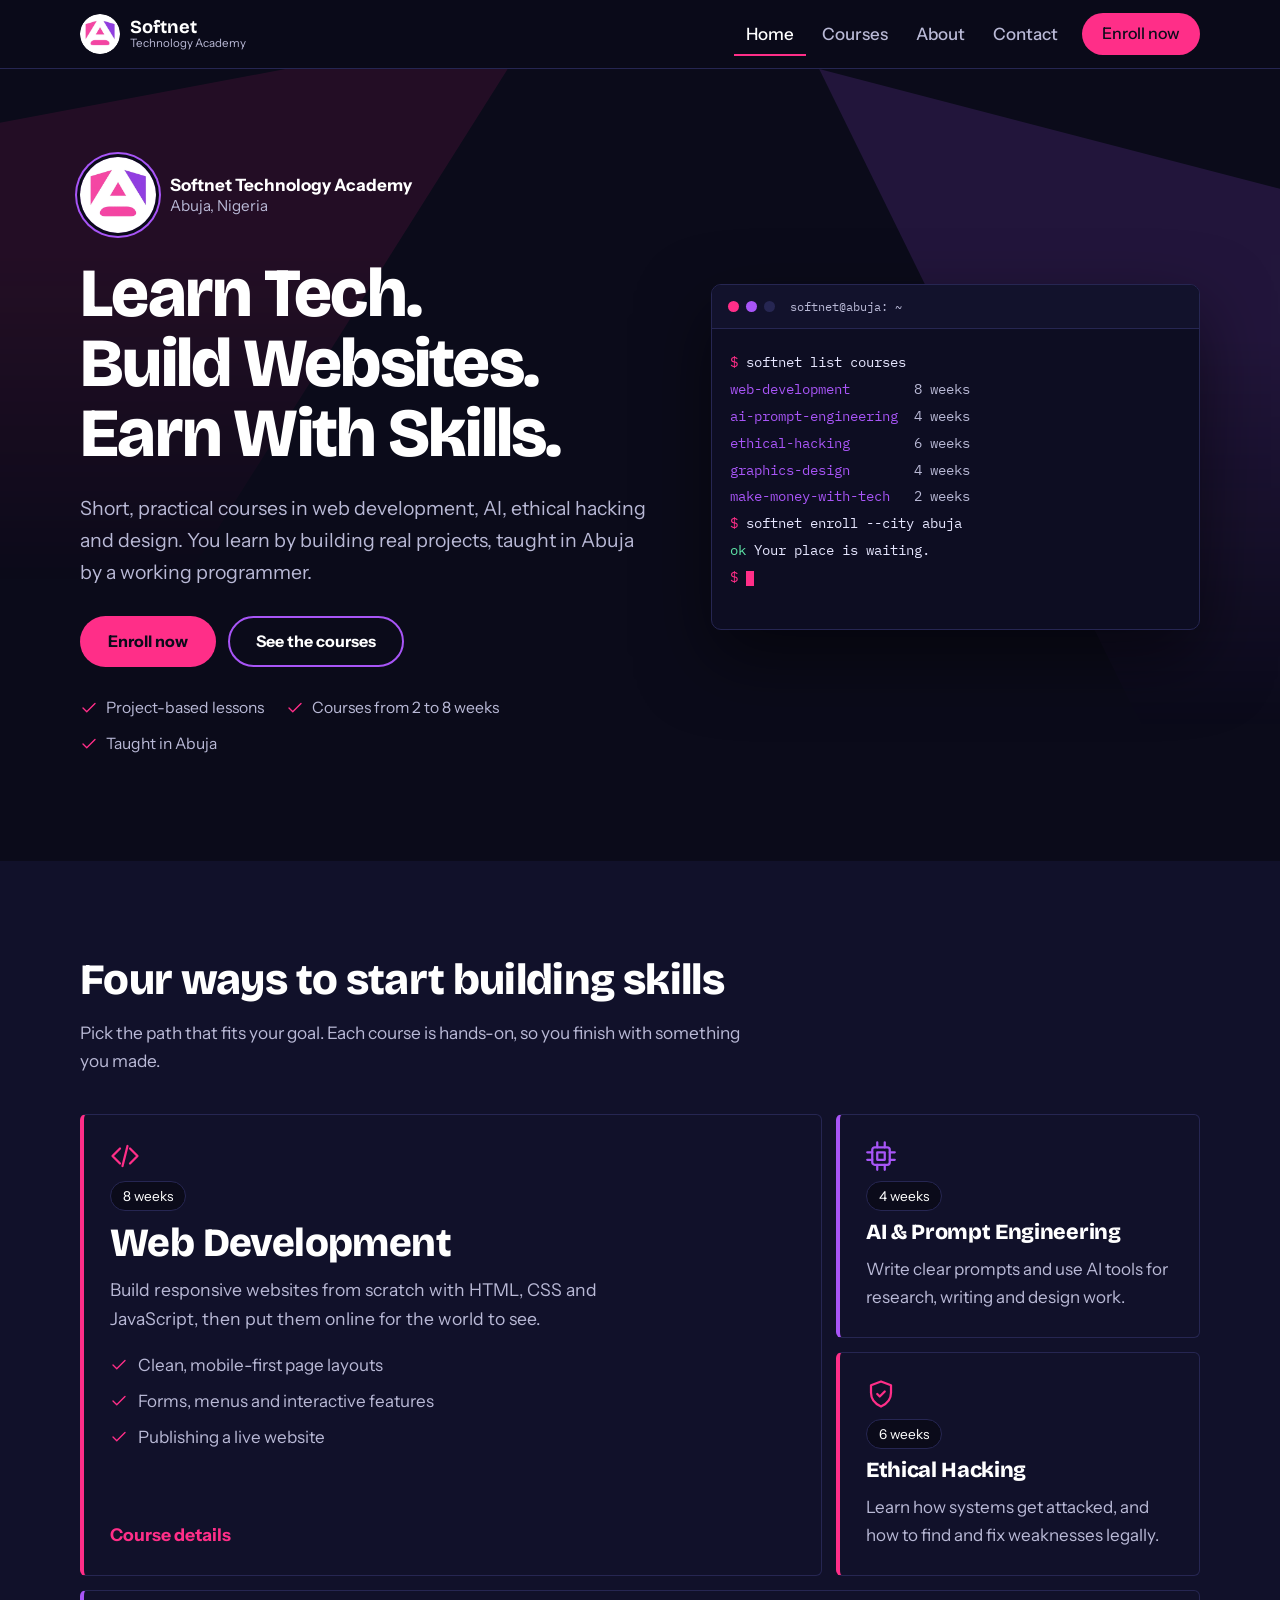
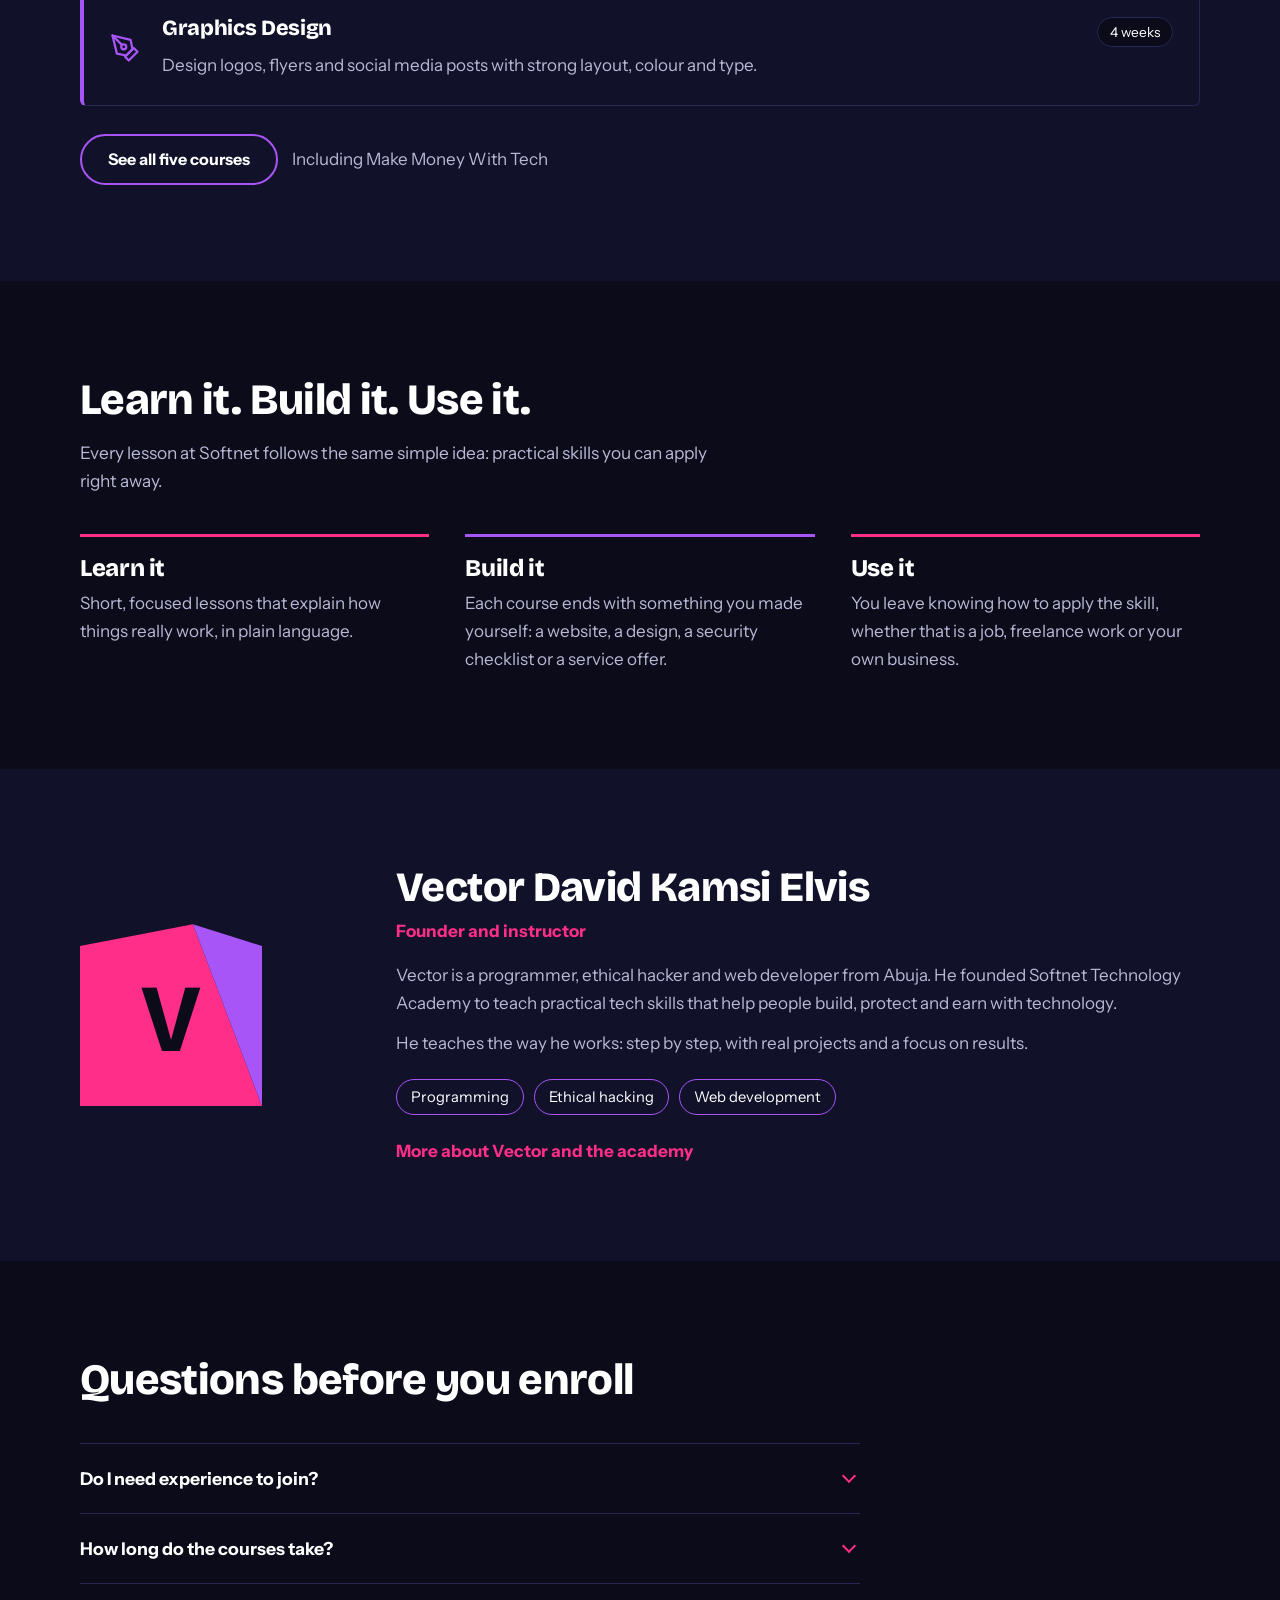
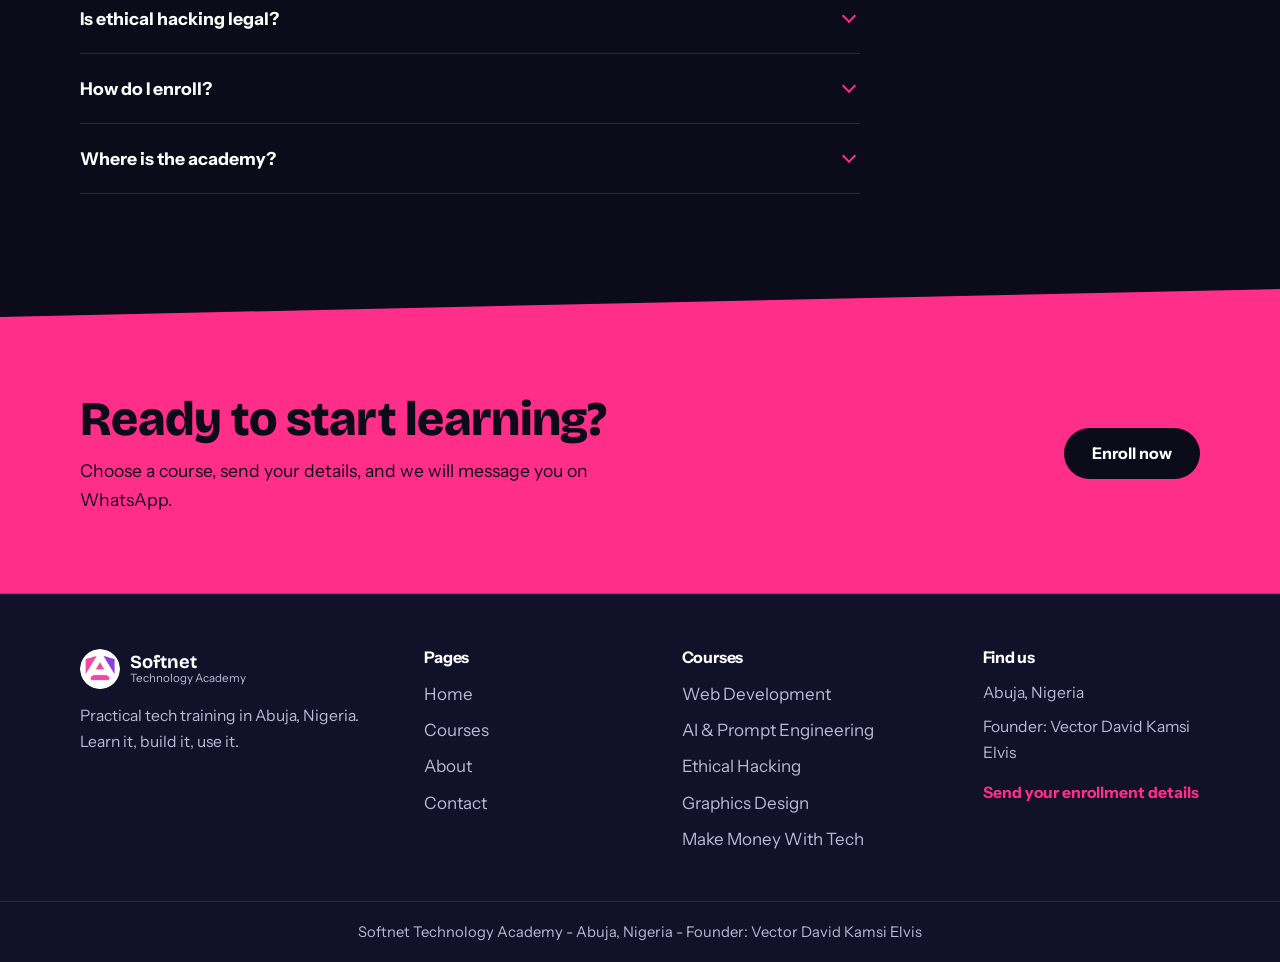
<file: index.html>
<!DOCTYPE html>
<html lang="en">
<head>
<meta charset="UTF-8">
<meta name="viewport" content="width=device-width, initial-scale=1">
<title>Softnet Technology Academy | Learn Tech, Build Websites in Abuja</title>
<meta name="description" content="Softnet Technology Academy in Abuja, Nigeria teaches practical tech skills: web development, AI and prompt engineering, ethical hacking and graphics design. Enroll today.">
<meta name="keywords" content="Softnet Technology Academy, tech academy Abuja, learn web development Abuja, ethical hacking course Nigeria, graphics design training Abuja, prompt engineering course, coding school Nigeria, learn tech Abuja">
<meta name="author" content="Vector David Kamsi Elvis">
<meta name="theme-color" content="#0b0b1a">
<meta name="google-site-verification" content="MwQ1hpRbO0LSqHjCaqxayibc6W6-r-oxV6-lSGNBybg" />
<link rel="canonical" href="https://anulikamadueagles-design.github.io/softnet-technology-academy/">
<link rel="icon" type="image/png" href="favicon.png">
<link rel="apple-touch-icon" href="apple-touch-icon.png">
<meta property="og:type" content="website">
<meta property="og:site_name" content="Softnet Technology Academy">
<meta property="og:title" content="Softnet Technology Academy | Learn Tech, Build Websites in Abuja">
<meta property="og:description" content="Softnet Technology Academy in Abuja, Nigeria teaches practical tech skills: web development, AI and prompt engineering, ethical hacking and graphics design. Enroll today.">
<meta property="og:url" content="https://anulikamadueagles-design.github.io/softnet-technology-academy/">
<meta property="og:image" content="https://anulikamadueagles-design.github.io/softnet-technology-academy/og-image.png">
<meta name="twitter:card" content="summary_large_image">
<link rel="preconnect" href="https://fonts.googleapis.com">
<link rel="preconnect" href="https://fonts.gstatic.com" crossorigin>
<link href="https://fonts.googleapis.com/css2?family=Bricolage+Grotesque:opsz,wght@12..96,600;12..96,800&family=IBM+Plex+Mono:wght@400;500&family=Instrument+Sans:wght@400;500;700&display=swap" rel="stylesheet">
<link rel="stylesheet" href="style.css">
<script>document.documentElement.className+=" js"</script>
<script type="application/ld+json">
{"@context":"https://schema.org","@graph":[
{"@type":"WebSite","name":"Softnet Technology Academy","alternateName":"Softnet Academy","url":"https://anulikamadueagles-design.github.io/softnet-technology-academy/"},
{"@type":"EducationalOrganization","name":"Softnet Technology Academy","url":"https://anulikamadueagles-design.github.io/softnet-technology-academy/","logo":"https://anulikamadueagles-design.github.io/softnet-technology-academy/logo.png","image":"https://anulikamadueagles-design.github.io/softnet-technology-academy/og-image.png","description":"Practical tech training in Abuja, Nigeria: web development, AI and prompt engineering, ethical hacking, graphics design and making money with tech.","address":{"@type":"PostalAddress","addressLocality":"Abuja","addressCountry":"NG"},"founder":{"@type":"Person","name":"Vector David Kamsi Elvis","jobTitle":"Founder, programmer, ethical hacker and web developer"}}
]}
</script>
</head>
<body>
<a class="skip" href="#main">Skip to content</a>
<header class="site-header">
<div class="container bar">
<a class="brand" href="index.html" aria-label="Softnet Technology Academy home"><img src="logo.png" width="40" height="40" alt=""><span><b>Softnet</b><small>Technology Academy</small></span></a>
<button class="nav-toggle" type="button" aria-label="Open menu" aria-expanded="false" aria-controls="site-nav"><svg viewBox="0 0 24 24" fill="none" stroke="currentColor" stroke-width="1.8" stroke-linecap="round" stroke-linejoin="round" aria-hidden="true"><line x1="3" y1="7" x2="21" y2="7"/><line x1="3" y1="12" x2="21" y2="12"/><line x1="3" y1="17" x2="21" y2="17"/></svg></button>
<nav class="nav" id="site-nav" aria-label="Main">
<ul>
<li><a href="index.html" aria-current="page">Home</a></li>
<li><a href="courses.html">Courses</a></li>
<li><a href="about.html">About</a></li>
<li><a href="contact.html">Contact</a></li>
<li><a class="btn btn-pink" href="contact.html">Enroll now</a></li>
</ul>
</nav>
</div>
</header>
<main id="main">

<section class="hero">
<div class="container hero-grid">
<div>
<div class="mark"><img src="logo.png" width="76" height="76" alt="Softnet Technology Academy logo"><span>Softnet Technology Academy<small>Abuja, Nigeria</small></span></div>
<h1><span>Learn Tech.</span><span>Build Websites.</span><span>Earn With Skills.</span></h1>
<p class="lede">Short, practical courses in web development, AI, ethical hacking and design. You learn by building real projects, taught in Abuja by a working programmer.</p>
<div class="btn-row"><a class="btn btn-pink" href="contact.html">Enroll now</a><a class="btn btn-line" href="courses.html">See the courses</a></div>
<ul class="ticks"><li><svg viewBox="0 0 24 24" fill="none" stroke="currentColor" stroke-width="1.8" stroke-linecap="round" stroke-linejoin="round" aria-hidden="true"><polyline points="20 6 9 17 4 12"/></svg>Project-based lessons</li><li><svg viewBox="0 0 24 24" fill="none" stroke="currentColor" stroke-width="1.8" stroke-linecap="round" stroke-linejoin="round" aria-hidden="true"><polyline points="20 6 9 17 4 12"/></svg>Courses from 2 to 8 weeks</li><li><svg viewBox="0 0 24 24" fill="none" stroke="currentColor" stroke-width="1.8" stroke-linecap="round" stroke-linejoin="round" aria-hidden="true"><polyline points="20 6 9 17 4 12"/></svg>Taught in Abuja</li></ul>
</div>
<div class="term" role="img" aria-label="A terminal listing the five Softnet courses">
<div class="term-bar"><i></i><i></i><i></i><span>softnet@abuja: ~</span></div>
<div class="term-body" aria-hidden="true">
<span class="tl" style="--n:23;--d:0.30s"><span class="p">$</span> softnet list courses</span>
<span class="tl" style="--n:31;--d:0.82s"><span class="w">web-development</span>        <span class="d">8 weeks</span></span>
<span class="tl" style="--n:31;--d:1.46s"><span class="w">ai-prompt-engineering</span>  <span class="d">4 weeks</span></span>
<span class="tl" style="--n:31;--d:2.11s"><span class="w">ethical-hacking</span>        <span class="d">6 weeks</span></span>
<span class="tl" style="--n:31;--d:2.76s"><span class="w">graphics-design</span>        <span class="d">4 weeks</span></span>
<span class="tl" style="--n:31;--d:3.40s"><span class="w">make-money-with-tech</span>   <span class="d">2 weeks</span></span>
<span class="tl" style="--n:30;--d:4.05s"><span class="p">$</span> softnet enroll --city abuja</span>
<span class="tl" style="--n:26;--d:4.68s"><span class="ok">ok</span> Your place is waiting.</span>
<span class="tl" style="--n:3;--d:5.24s"><span class="p">$</span> <span class="cursor"></span></span>
</div>
</div>
</div>
</section>

<section class="section section-alt" id="courses">
<div class="container">
<div class="sec-head"><h2>Four ways to start building skills</h2><p>Pick the path that fits your goal. Each course is hands-on, so you finish with something you made.</p></div>
<div class="bento">
<article class="tile tile-big pink">
<svg class="ico" viewBox="0 0 24 24" fill="none" stroke="currentColor" stroke-width="1.8" stroke-linecap="round" stroke-linejoin="round" aria-hidden="true"><polyline points="16 18 22 12 16 6"/><polyline points="8 6 2 12 8 18"/><line x1="14" y1="4" x2="10" y2="20"/></svg>
<span class="chip">8 weeks</span>
<h3>Web Development</h3>
<p>Build responsive websites from scratch with HTML, CSS and JavaScript, then put them online for the world to see.</p>
<ul>
<li><svg viewBox="0 0 24 24" fill="none" stroke="currentColor" stroke-width="1.8" stroke-linecap="round" stroke-linejoin="round" aria-hidden="true"><polyline points="20 6 9 17 4 12"/></svg><span>Clean, mobile-first page layouts</span></li>
<li><svg viewBox="0 0 24 24" fill="none" stroke="currentColor" stroke-width="1.8" stroke-linecap="round" stroke-linejoin="round" aria-hidden="true"><polyline points="20 6 9 17 4 12"/></svg><span>Forms, menus and interactive features</span></li>
<li><svg viewBox="0 0 24 24" fill="none" stroke="currentColor" stroke-width="1.8" stroke-linecap="round" stroke-linejoin="round" aria-hidden="true"><polyline points="20 6 9 17 4 12"/></svg><span>Publishing a live website</span></li>
</ul>
<p style="margin-top:auto;padding-top:14px"><a class="textlink" href="courses.html#web">Course details</a></p>
</article>
<article class="tile purple">
<svg class="ico" viewBox="0 0 24 24" fill="none" stroke="currentColor" stroke-width="1.8" stroke-linecap="round" stroke-linejoin="round" aria-hidden="true"><rect x="5" y="5" width="14" height="14" rx="2"/><rect x="9" y="9" width="6" height="6"/><path d="M9 1v4M15 1v4M9 19v4M15 19v4M1 9h4M1 15h4M19 9h4M19 15h4"/></svg>
<span class="chip">4 weeks</span>
<h3>AI &amp; Prompt Engineering</h3>
<p>Write clear prompts and use AI tools for research, writing and design work.</p>
</article>
<article class="tile pink">
<svg class="ico" viewBox="0 0 24 24" fill="none" stroke="currentColor" stroke-width="1.8" stroke-linecap="round" stroke-linejoin="round" aria-hidden="true"><path d="M12 2l8 3v6c0 5-3.5 9-8 11-4.5-2-8-6-8-11V5l8-3z"/><path d="M9 12l2 2 4-4"/></svg>
<span class="chip">6 weeks</span>
<h3>Ethical Hacking</h3>
<p>Learn how systems get attacked, and how to find and fix weaknesses legally.</p>
</article>
<article class="tile tile-wide purple">
<svg class="ico" viewBox="0 0 24 24" fill="none" stroke="currentColor" stroke-width="1.8" stroke-linecap="round" stroke-linejoin="round" aria-hidden="true"><path d="M12 19l7-7 3 3-7 7-3-3z"/><path d="M18 13l-1.5-7.5L2 2l3.5 14.5L13 18l5-5z"/><path d="M2 2l7.5 7.5"/><circle cx="11" cy="11" r="2"/></svg>
<div class="tw-text"><h3>Graphics Design</h3><p>Design logos, flyers and social media posts with strong layout, colour and type.</p></div>
<span class="chip">4 weeks</span>
</article>
</div>
<div class="more"><a class="btn btn-line" href="courses.html">See all five courses</a><span>Including Make Money With Tech</span></div>
</div>
</section>

<section class="section">
<div class="container">
<div class="sec-head"><h2>Learn it. Build it. Use it.</h2><p>Every lesson at Softnet follows the same simple idea: practical skills you can apply right away.</p></div>
<div class="three">
<div><h3>Learn it</h3><p>Short, focused lessons that explain how things really work, in plain language.</p></div>
<div><h3>Build it</h3><p>Each course ends with something you made yourself: a website, a design, a security checklist or a service offer.</p></div>
<div><h3>Use it</h3><p>You leave knowing how to apply the skill, whether that is a job, freelance work or your own business.</p></div>
</div>
</div>
</section>

<section class="section section-alt" id="founder">
<div class="container founder">
<div class="badge" aria-hidden="true"><b>V</b></div>
<div>
<h2>Vector David Kamsi Elvis</h2>
<p class="role">Founder and instructor</p>
<p>Vector is a programmer, ethical hacker and web developer from Abuja. He founded Softnet Technology Academy to teach practical tech skills that help people build, protect and earn with technology.</p>
<p>He teaches the way he works: step by step, with real projects and a focus on results.</p>
<div class="skills"><span>Programming</span><span>Ethical hacking</span><span>Web development</span></div>
<a class="textlink" href="about.html">More about Vector and the academy</a>
</div>
</div>
</section>

<section class="section">
<div class="container">
<div class="sec-head"><h2>Questions before you enroll</h2></div>
<div class="faq">
<details><summary>Do I need experience to join?</summary><p>No. The courses start from the basics and build up, so you can join as a beginner and grow from there.</p></details>
<details><summary>How long do the courses take?</summary><p>They run from 2 weeks (Make Money With Tech) to 8 weeks (Web Development). Each course page lists the exact duration.</p></details>
<details><summary>Is ethical hacking legal?</summary><p>Yes. We teach how to find and fix weaknesses with permission and within the law, so you can protect websites, devices and accounts.</p></details>
<details><summary>How do I enroll?</summary><p>Fill in the enrollment form with your name, WhatsApp number and the course you want. We will message you on WhatsApp to confirm your place.</p></details>
<details><summary>Where is the academy?</summary><p>Softnet Technology Academy is based in Abuja, Nigeria.</p></details>
</div>
</div>
</section>

<section class="cta">
<div class="container">
<div><h2>Ready to start learning?</h2><p>Choose a course, send your details, and we will message you on WhatsApp.</p></div>
<a class="btn btn-dark" href="contact.html">Enroll now</a>
</div>
</section>
</main>
<footer class="site-footer">
<div class="container foot-grid">
<div>
<a class="brand" href="index.html"><img src="logo.png" width="40" height="40" alt=""><span><b>Softnet</b><small>Technology Academy</small></span></a>
<p>Practical tech training in Abuja, Nigeria. Learn it, build it, use it.</p>
</div>
<div><h3>Pages</h3><ul>
<li><a href="index.html">Home</a></li>
<li><a href="courses.html">Courses</a></li>
<li><a href="about.html">About</a></li>
<li><a href="contact.html">Contact</a></li>
</ul></div>
<div><h3>Courses</h3><ul>
<li><a href="courses.html#web">Web Development</a></li>
<li><a href="courses.html#ai">AI &amp; Prompt Engineering</a></li>
<li><a href="courses.html#hacking">Ethical Hacking</a></li>
<li><a href="courses.html#design">Graphics Design</a></li>
<li><a href="courses.html#money">Make Money With Tech</a></li>
</ul></div>
<div><h3>Find us</h3>
<p>Abuja, Nigeria</p>
<p style="margin-top:8px">Founder: Vector David Kamsi Elvis</p>
<p style="margin-top:14px"><a class="textlink" href="contact.html">Send your enrollment details</a></p>
</div>
</div>
<div class="foot-bar"><div class="container">Softnet Technology Academy - Abuja, Nigeria - Founder: Vector David Kamsi Elvis</div></div>
</footer>
<script src="script.js" defer></script>
</body>
</html>
</file>
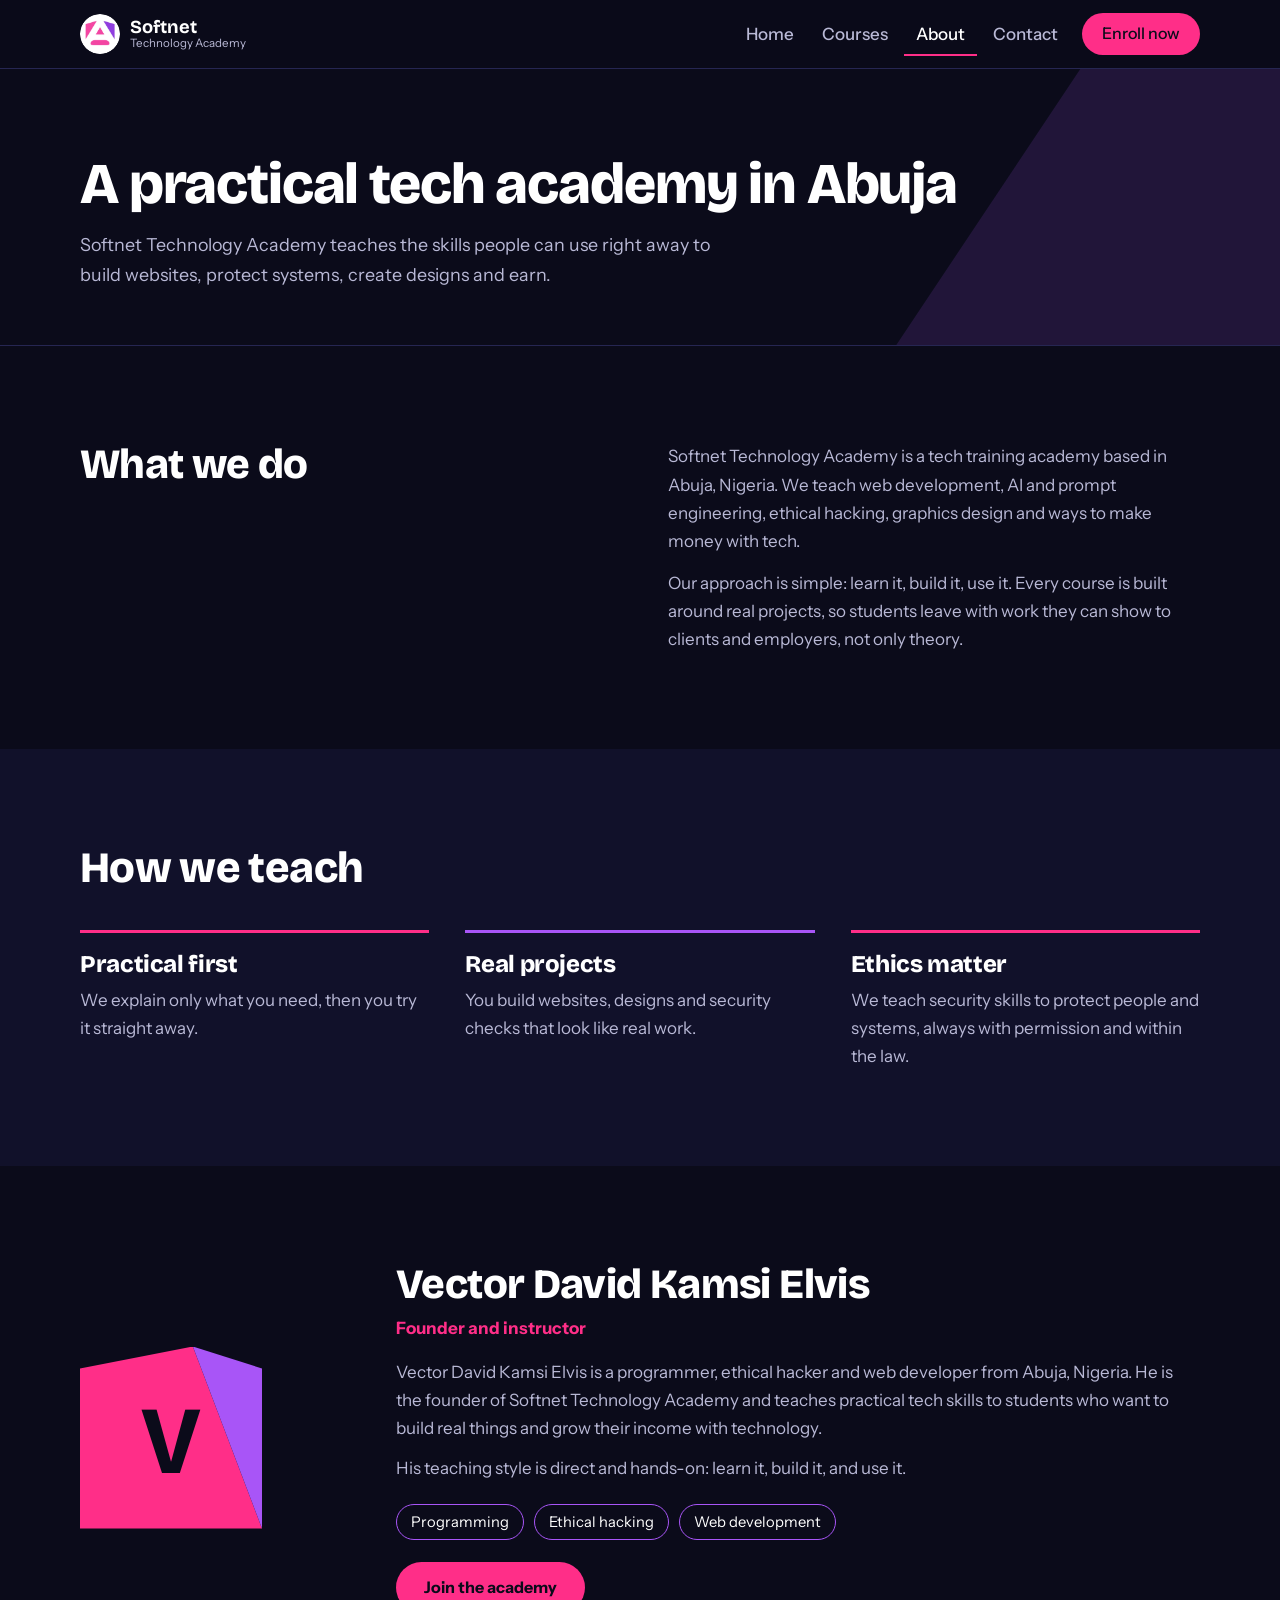
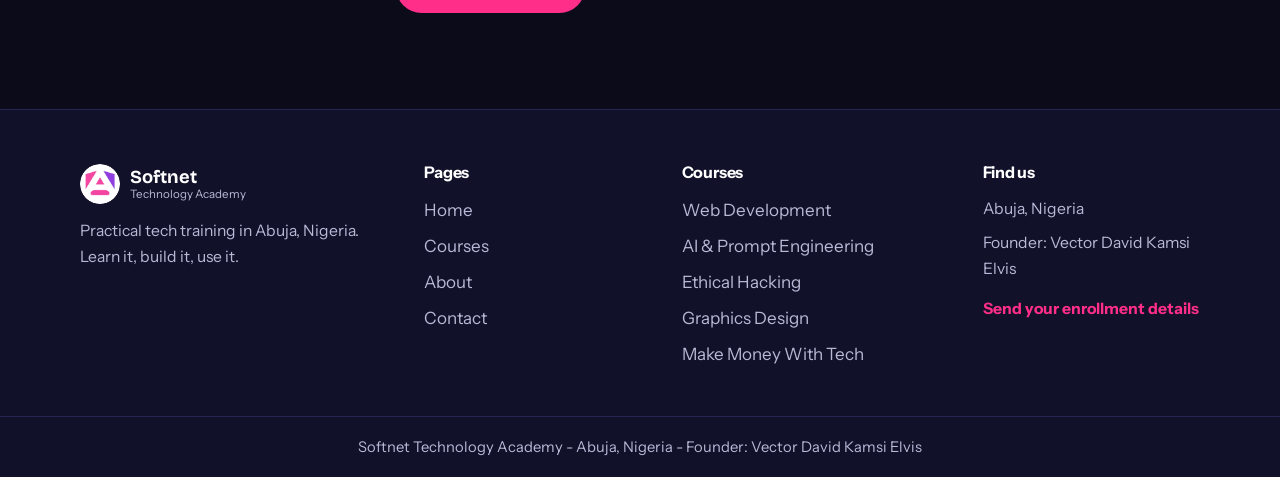
<file: about.html>
<!DOCTYPE html>
<html lang="en">
<head>
<meta charset="UTF-8">
<meta name="viewport" content="width=device-width, initial-scale=1">
<title>About | Softnet Technology Academy</title>
<meta name="description" content="About Softnet Technology Academy in Abuja, Nigeria, and its founder Vector David Kamsi Elvis, a programmer, ethical hacker and web developer who teaches practical tech skills.">
<meta name="keywords" content="about Softnet Technology Academy, Vector David Kamsi Elvis, programmer Abuja, ethical hacker Nigeria, web developer Abuja, tech academy Abuja">
<meta name="author" content="Vector David Kamsi Elvis">
<meta name="theme-color" content="#0b0b1a">
<meta name="google-site-verification" content="MwQ1hpRbO0LSqHjCaqxayibc6W6-r-oxV6-lSGNBybg" />
<link rel="canonical" href="https://anulikamadueagles-design.github.io/softnet-technology-academy/about.html">
<link rel="icon" type="image/png" href="favicon.png">
<link rel="apple-touch-icon" href="apple-touch-icon.png">
<meta property="og:type" content="website">
<meta property="og:site_name" content="Softnet Technology Academy">
<meta property="og:title" content="About | Softnet Technology Academy">
<meta property="og:description" content="About Softnet Technology Academy in Abuja, Nigeria, and its founder Vector David Kamsi Elvis, a programmer, ethical hacker and web developer who teaches practical tech skills.">
<meta property="og:url" content="https://anulikamadueagles-design.github.io/softnet-technology-academy/about.html">
<meta property="og:image" content="https://anulikamadueagles-design.github.io/softnet-technology-academy/og-image.png">
<meta name="twitter:card" content="summary_large_image">
<link rel="preconnect" href="https://fonts.googleapis.com">
<link rel="preconnect" href="https://fonts.gstatic.com" crossorigin>
<link href="https://fonts.googleapis.com/css2?family=Bricolage+Grotesque:opsz,wght@12..96,600;12..96,800&family=IBM+Plex+Mono:wght@400;500&family=Instrument+Sans:wght@400;500;700&display=swap" rel="stylesheet">
<link rel="stylesheet" href="style.css">
<script>document.documentElement.className+=" js"</script>
</head>
<body>
<a class="skip" href="#main">Skip to content</a>
<header class="site-header">
<div class="container bar">
<a class="brand" href="index.html" aria-label="Softnet Technology Academy home"><img src="logo.png" width="40" height="40" alt=""><span><b>Softnet</b><small>Technology Academy</small></span></a>
<button class="nav-toggle" type="button" aria-label="Open menu" aria-expanded="false" aria-controls="site-nav"><svg viewBox="0 0 24 24" fill="none" stroke="currentColor" stroke-width="1.8" stroke-linecap="round" stroke-linejoin="round" aria-hidden="true"><line x1="3" y1="7" x2="21" y2="7"/><line x1="3" y1="12" x2="21" y2="12"/><line x1="3" y1="17" x2="21" y2="17"/></svg></button>
<nav class="nav" id="site-nav" aria-label="Main">
<ul>
<li><a href="index.html">Home</a></li>
<li><a href="courses.html">Courses</a></li>
<li><a href="about.html" aria-current="page">About</a></li>
<li><a href="contact.html">Contact</a></li>
<li><a class="btn btn-pink" href="contact.html">Enroll now</a></li>
</ul>
</nav>
</div>
</header>
<main id="main">
<section class="page-hero">
<div class="container">
<h1>A practical tech academy in Abuja</h1>
<p>Softnet Technology Academy teaches the skills people can use right away to build websites, protect systems, create designs and earn.</p>
</div>
</section>

<section class="section">
<div class="container story">
<h2>What we do</h2>
<div>
<p>Softnet Technology Academy is a tech training academy based in Abuja, Nigeria. We teach web development, AI and prompt engineering, ethical hacking, graphics design and ways to make money with tech.</p>
<p>Our approach is simple: learn it, build it, use it. Every course is built around real projects, so students leave with work they can show to clients and employers, not only theory.</p>
</div>
</div>
</section>

<section class="section section-alt">
<div class="container">
<div class="sec-head"><h2>How we teach</h2></div>
<div class="three">
<div><h3>Practical first</h3><p>We explain only what you need, then you try it straight away.</p></div>
<div><h3>Real projects</h3><p>You build websites, designs and security checks that look like real work.</p></div>
<div><h3>Ethics matter</h3><p>We teach security skills to protect people and systems, always with permission and within the law.</p></div>
</div>
</div>
</section>

<section class="section">
<div class="container founder">
<div class="badge" aria-hidden="true"><b>V</b></div>
<div>
<h2>Vector David Kamsi Elvis</h2>
<p class="role">Founder and instructor</p>
<p>Vector David Kamsi Elvis is a programmer, ethical hacker and web developer from Abuja, Nigeria. He is the founder of Softnet Technology Academy and teaches practical tech skills to students who want to build real things and grow their income with technology.</p>
<p>His teaching style is direct and hands-on: learn it, build it, and use it.</p>
<div class="skills"><span>Programming</span><span>Ethical hacking</span><span>Web development</span></div>
<a class="btn btn-pink" href="contact.html">Join the academy</a>
</div>
</div>
</section>
</main>
<footer class="site-footer">
<div class="container foot-grid">
<div>
<a class="brand" href="index.html"><img src="logo.png" width="40" height="40" alt=""><span><b>Softnet</b><small>Technology Academy</small></span></a>
<p>Practical tech training in Abuja, Nigeria. Learn it, build it, use it.</p>
</div>
<div><h3>Pages</h3><ul>
<li><a href="index.html">Home</a></li>
<li><a href="courses.html">Courses</a></li>
<li><a href="about.html">About</a></li>
<li><a href="contact.html">Contact</a></li>
</ul></div>
<div><h3>Courses</h3><ul>
<li><a href="courses.html#web">Web Development</a></li>
<li><a href="courses.html#ai">AI &amp; Prompt Engineering</a></li>
<li><a href="courses.html#hacking">Ethical Hacking</a></li>
<li><a href="courses.html#design">Graphics Design</a></li>
<li><a href="courses.html#money">Make Money With Tech</a></li>
</ul></div>
<div><h3>Find us</h3>
<p>Abuja, Nigeria</p>
<p style="margin-top:8px">Founder: Vector David Kamsi Elvis</p>
<p style="margin-top:14px"><a class="textlink" href="contact.html">Send your enrollment details</a></p>
</div>
</div>
<div class="foot-bar"><div class="container">Softnet Technology Academy - Abuja, Nigeria - Founder: Vector David Kamsi Elvis</div></div>
</footer>
<script src="script.js" defer></script>
</body>
</html>
</file>
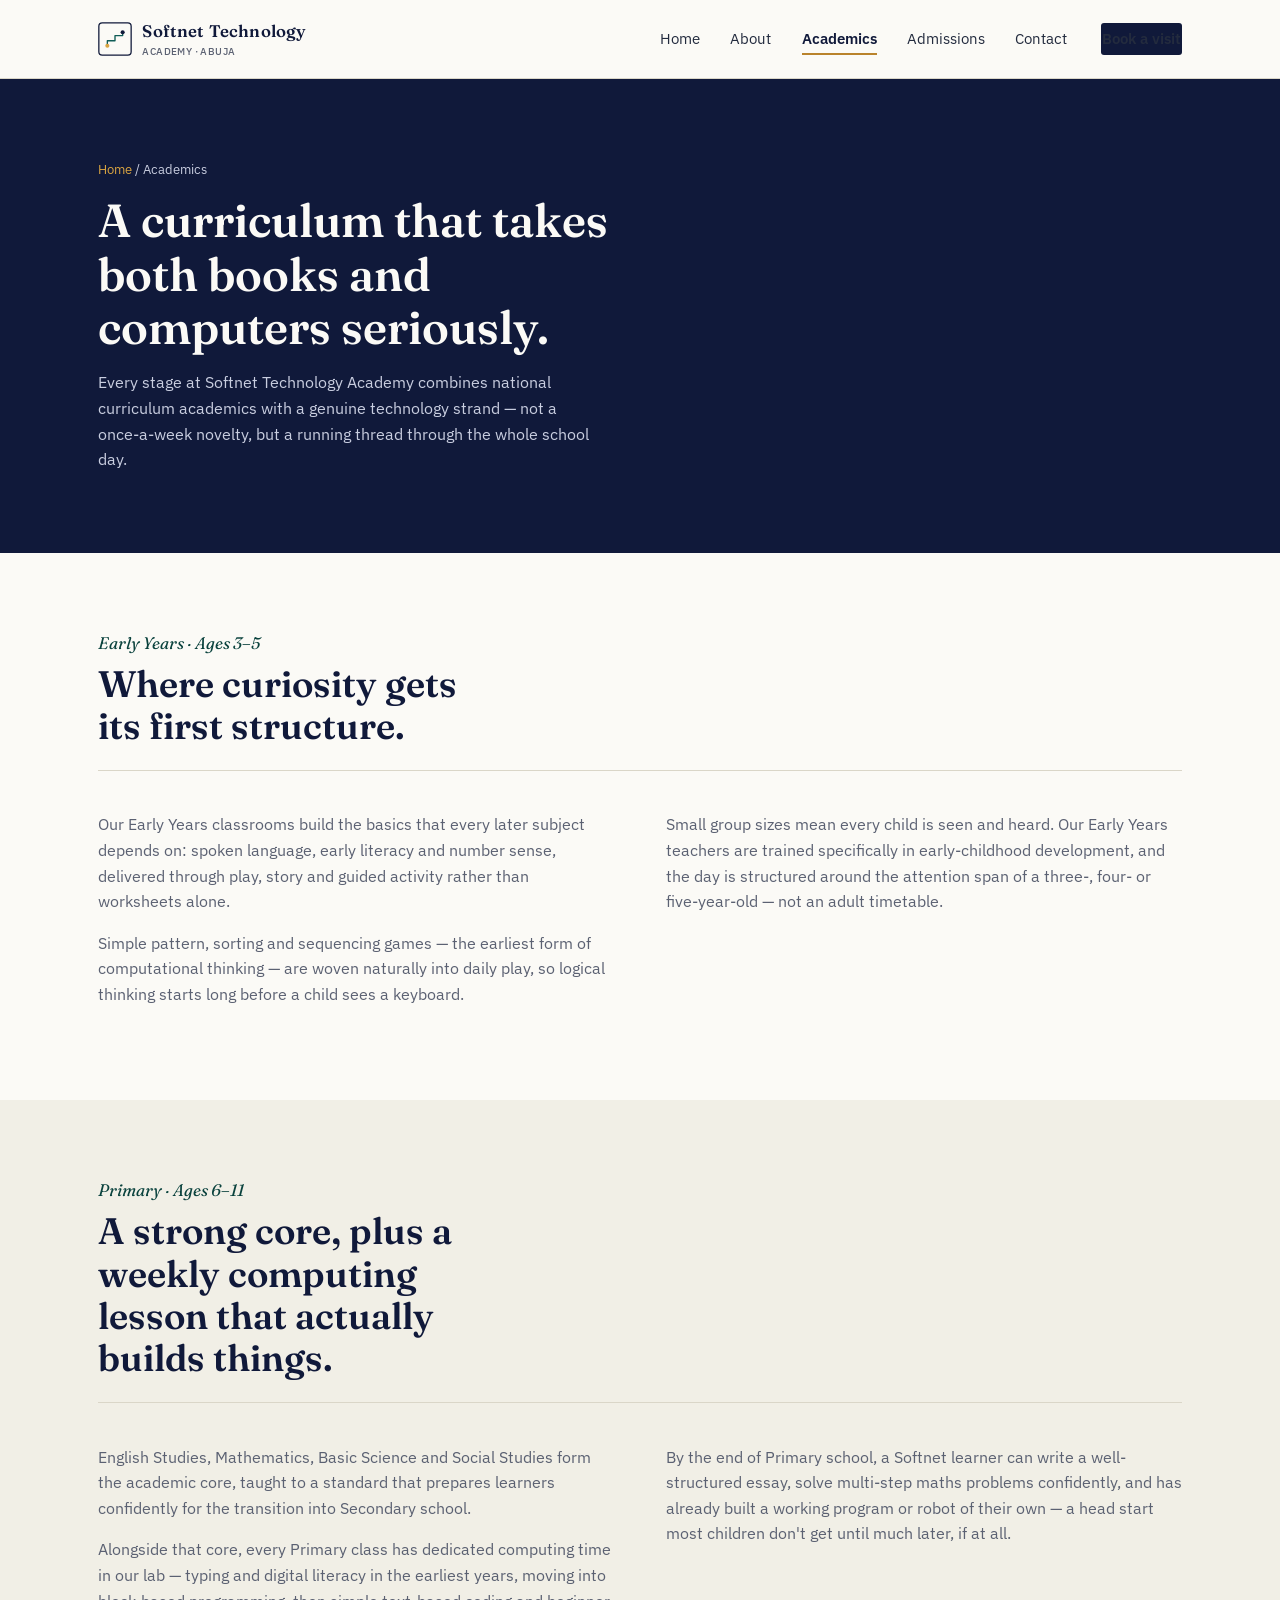
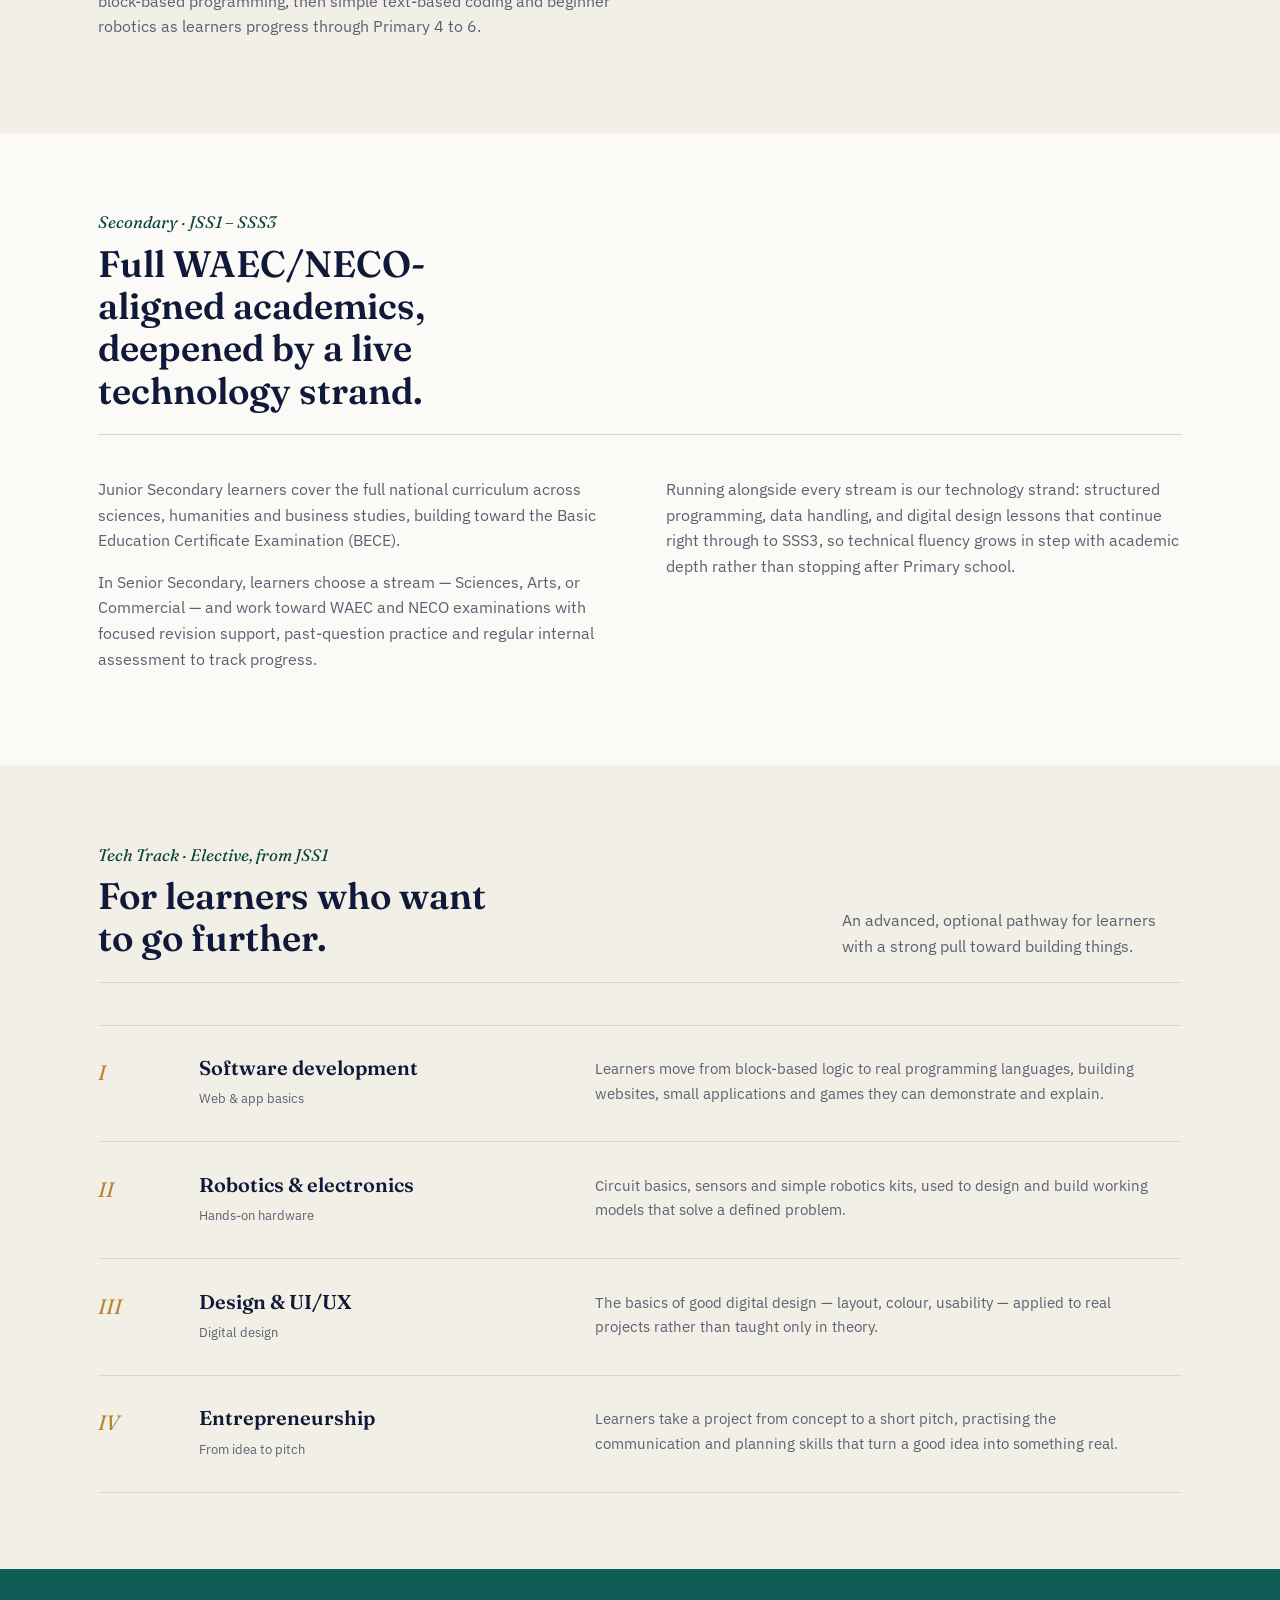
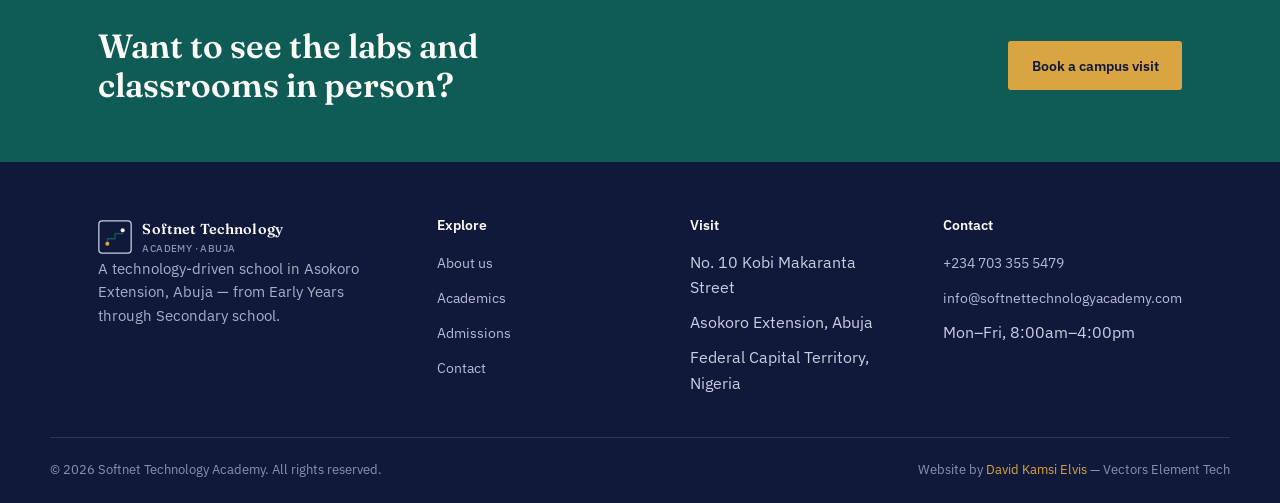
<file: academics.html>
<!doctype html>
<html lang="en">
<head>
<meta charset="UTF-8">
<meta name="viewport" content="width=device-width, initial-scale=1.0">
<title>Academics — Softnet Technology Academy, Abuja</title>
<meta name="description" content="Explore the curriculum at Softnet Technology Academy: Early Years, Primary and Secondary academics in Abuja, with coding, robotics and design built into every stage.">
<link rel="canonical" href="https://www.softnettechnologyacademy.com/academics.html">
<meta name="robots" content="index, follow">
<link rel="icon" href="data:,">
<link rel="preconnect" href="https://fonts.googleapis.com">
<link rel="preconnect" href="https://fonts.gstatic.com" crossorigin>
<link href="https://fonts.googleapis.com/css2?family=Fraunces:ital,opsz,wght@0,9..144,500;0,9..144,600;1,9..144,500&family=IBM+Plex+Sans:wght@400;500;600&display=swap" rel="stylesheet">
<link rel="stylesheet" href="assets/css/style.css">
</head>
<body>

<a class="visually-hidden" href="#main">Skip to content</a>

<header class="site-header">
  <div class="wrap">
    <a class="brand" href="index.html" aria-label="Softnet Technology Academy — home">
      <svg class="brand-mark" viewBox="0 0 40 40" fill="none" xmlns="http://www.w3.org/2000/svg" aria-hidden="true">
        <rect x="1" y="1" width="38" height="38" rx="4" stroke="#10193A" stroke-width="1.5"/>
        <path d="M11 28V22L20 22V16H29V12" stroke="#0F5C56" stroke-width="1.6" stroke-linecap="round" stroke-linejoin="round"/>
        <circle cx="11" cy="28" r="2.4" fill="#D9A441"/>
        <circle cx="29" cy="12" r="2.4" fill="#10193A"/>
      </svg>
      <span>Softnet Technology<br><small>ACADEMY · ABUJA</small></span>
    </a>
    <button class="nav-toggle" aria-expanded="false" aria-controls="site-nav" aria-label="Toggle menu">
      <span></span><span></span><span></span>
    </button>
    <nav class="site-nav" id="site-nav">
      <ul>
        <li><a href="index.html">Home</a></li>
        <li><a href="about.html">About</a></li>
        <li><a href="academics.html" aria-current="page">Academics</a></li>
        <li><a href="admissions.html">Admissions</a></li>
        <li><a href="contact.html">Contact</a></li>
      </ul>
      <a class="btn btn-primary" href="admissions.html">Book a visit</a>
    </nav>
  </div>
</header>

<main id="main">

  <section class="page-hero">
    <div class="wrap">
      <p class="crumb"><a href="index.html">Home</a> / Academics</p>
      <h1>A curriculum that takes both books and computers seriously.</h1>
      <p>Every stage at Softnet Technology Academy combines national curriculum academics with a genuine technology strand — not a once-a-week novelty, but a running thread through the whole school day.</p>
    </div>
  </section>

  <section>
    <div class="wrap">
      <div class="section-head">
        <div>
          <span class="section-kicker">Early Years · Ages 3–5</span>
          <h2>Where curiosity gets its first structure.</h2>
        </div>
      </div>
      <div class="split">
        <div>
          <p>Our Early Years classrooms build the basics that every later subject depends on: spoken language, early literacy and number sense, delivered through play, story and guided activity rather than worksheets alone.</p>
          <p>Simple pattern, sorting and sequencing games — the earliest form of computational thinking — are woven naturally into daily play, so logical thinking starts long before a child sees a keyboard.</p>
        </div>
        <div>
          <p>Small group sizes mean every child is seen and heard. Our Early Years teachers are trained specifically in early-childhood development, and the day is structured around the attention span of a three-, four- or five-year-old — not an adult timetable.</p>
        </div>
      </div>
    </div>
  </section>

  <section class="alt-bg">
    <div class="wrap">
      <div class="section-head">
        <div>
          <span class="section-kicker">Primary · Ages 6–11</span>
          <h2>A strong core, plus a weekly computing lesson that actually builds things.</h2>
        </div>
      </div>
      <div class="split">
        <div>
          <p>English Studies, Mathematics, Basic Science and Social Studies form the academic core, taught to a standard that prepares learners confidently for the transition into Secondary school.</p>
          <p>Alongside that core, every Primary class has dedicated computing time in our lab — typing and digital literacy in the earliest years, moving into block-based programming, then simple text-based coding and beginner robotics as learners progress through Primary 4 to 6.</p>
        </div>
        <div>
          <p>By the end of Primary school, a Softnet learner can write a well-structured essay, solve multi-step maths problems confidently, and has already built a working program or robot of their own — a head start most children don't get until much later, if at all.</p>
        </div>
      </div>
    </div>
  </section>

  <section>
    <div class="wrap">
      <div class="section-head">
        <div>
          <span class="section-kicker">Secondary · JSS1 – SSS3</span>
          <h2>Full WAEC/NECO-aligned academics, deepened by a live technology strand.</h2>
        </div>
      </div>
      <div class="split">
        <div>
          <p>Junior Secondary learners cover the full national curriculum across sciences, humanities and business studies, building toward the Basic Education Certificate Examination (BECE).</p>
          <p>In Senior Secondary, learners choose a stream — Sciences, Arts, or Commercial — and work toward WAEC and NECO examinations with focused revision support, past-question practice and regular internal assessment to track progress.</p>
        </div>
        <div>
          <p>Running alongside every stream is our technology strand: structured programming, data handling, and digital design lessons that continue right through to SSS3, so technical fluency grows in step with academic depth rather than stopping after Primary school.</p>
        </div>
      </div>
    </div>
  </section>

  <section class="alt-bg">
    <div class="wrap">
      <div class="section-head">
        <div>
          <span class="section-kicker">Tech Track · Elective, from JSS1</span>
          <h2>For learners who want to go further.</h2>
        </div>
        <p>An advanced, optional pathway for learners with a strong pull toward building things.</p>
      </div>

      <ol class="index-list">
        <li class="index-item">
          <span class="index-num">I</span>
          <div class="index-name"><h3>Software development</h3><span>Web &amp; app basics</span></div>
          <div class="index-desc"><p>Learners move from block-based logic to real programming languages, building websites, small applications and games they can demonstrate and explain.</p></div>
        </li>
        <li class="index-item">
          <span class="index-num">II</span>
          <div class="index-name"><h3>Robotics &amp; electronics</h3><span>Hands-on hardware</span></div>
          <div class="index-desc"><p>Circuit basics, sensors and simple robotics kits, used to design and build working models that solve a defined problem.</p></div>
        </li>
        <li class="index-item">
          <span class="index-num">III</span>
          <div class="index-name"><h3>Design &amp; UI/UX</h3><span>Digital design</span></div>
          <div class="index-desc"><p>The basics of good digital design — layout, colour, usability — applied to real projects rather than taught only in theory.</p></div>
        </li>
        <li class="index-item">
          <span class="index-num">IV</span>
          <div class="index-name"><h3>Entrepreneurship</h3><span>From idea to pitch</span></div>
          <div class="index-desc"><p>Learners take a project from concept to a short pitch, practising the communication and planning skills that turn a good idea into something real.</p></div>
        </li>
      </ol>
    </div>
  </section>

  <section class="cta-banner">
    <div class="wrap">
      <h2>Want to see the labs and classrooms in person?</h2>
      <a class="btn btn-gold" href="admissions.html">Book a campus visit</a>
    </div>
  </section>

</main>

<footer class="site-footer">
  <div class="wrap footer-grid">
    <div class="footer-brand">
      <a class="brand" href="index.html" style="color:#FBFAF6;">
        <svg class="brand-mark" viewBox="0 0 40 40" fill="none" xmlns="http://www.w3.org/2000/svg" aria-hidden="true">
          <rect x="1" y="1" width="38" height="38" rx="4" stroke="#C9CEE0" stroke-width="1.5"/>
          <path d="M11 28V22L20 22V16H29V12" stroke="#0F5C56" stroke-width="1.6" stroke-linecap="round" stroke-linejoin="round"/>
          <circle cx="11" cy="28" r="2.4" fill="#D9A441"/>
          <circle cx="29" cy="12" r="2.4" fill="#FBFAF6"/>
        </svg>
        <span>Softnet Technology<br><small style="color:#8B92AC;">ACADEMY · ABUJA</small></span>
      </a>
      <p>A technology-driven school in Asokoro Extension, Abuja — from Early Years through Secondary school.</p>
    </div>
    <div>
      <h4>Explore</h4>
      <ul>
        <li><a href="about.html">About us</a></li>
        <li><a href="academics.html">Academics</a></li>
        <li><a href="admissions.html">Admissions</a></li>
        <li><a href="contact.html">Contact</a></li>
      </ul>
    </div>
    <div>
      <h4>Visit</h4>
      <ul>
        <li>No. 10 Kobi Makaranta Street</li>
        <li>Asokoro Extension, Abuja</li>
        <li>Federal Capital Territory, Nigeria</li>
      </ul>
    </div>
    <div>
      <h4>Contact</h4>
      <ul>
        <li><a href="tel:+2347033555479">+234 703 355 5479</a></li>
        <li><a href="mailto:info@softnettechnologyacademy.com">info@softnettechnologyacademy.com</a></li>
        <li>Mon–Fri, 8:00am–4:00pm</li>
      </ul>
    </div>
  </div>
  <div class="wrap footer-bottom">
    <span>© <span data-year>2026</span> Softnet Technology Academy. All rights reserved.</span>
    <span>Website by <a href="#" rel="noopener">David Kamsi Elvis</a> — Vectors Element Tech</span>
  </div>
</footer>

<script src="assets/js/script.js"></script>
</body>
</html>
</file>
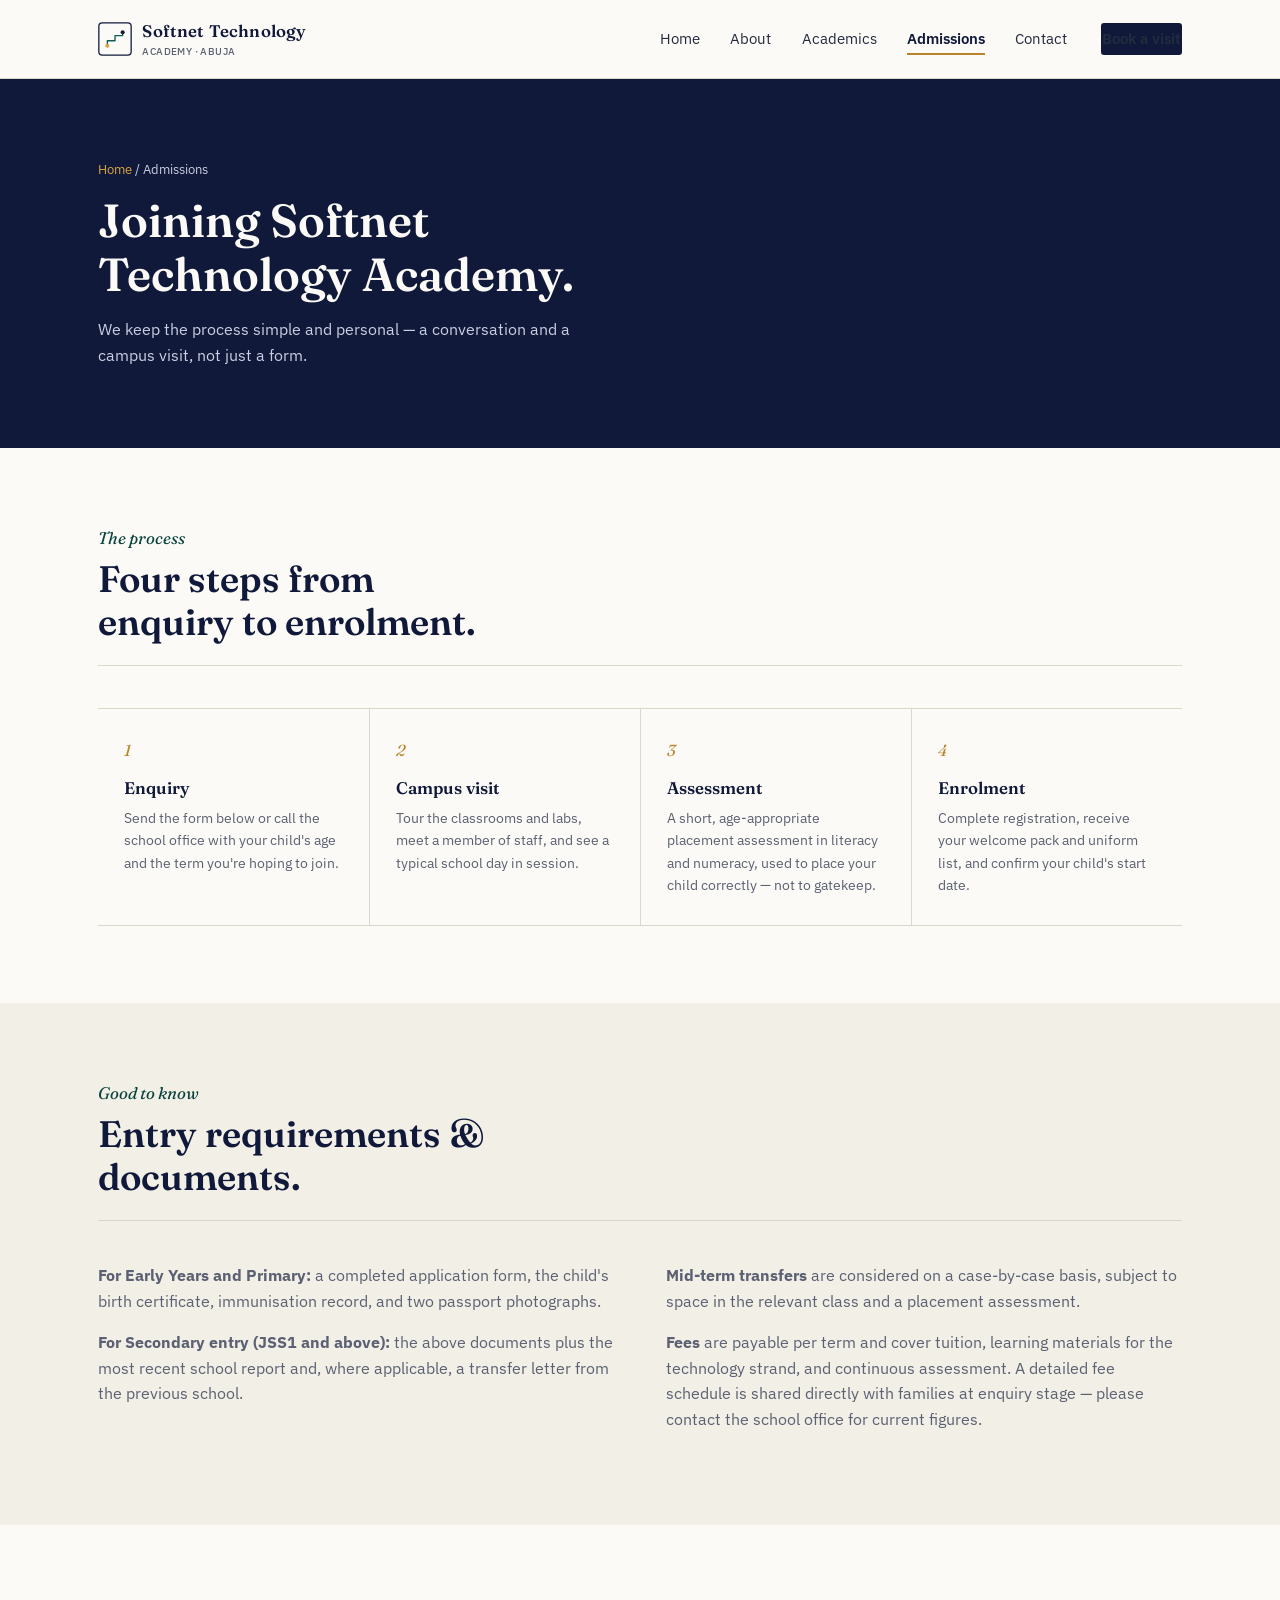
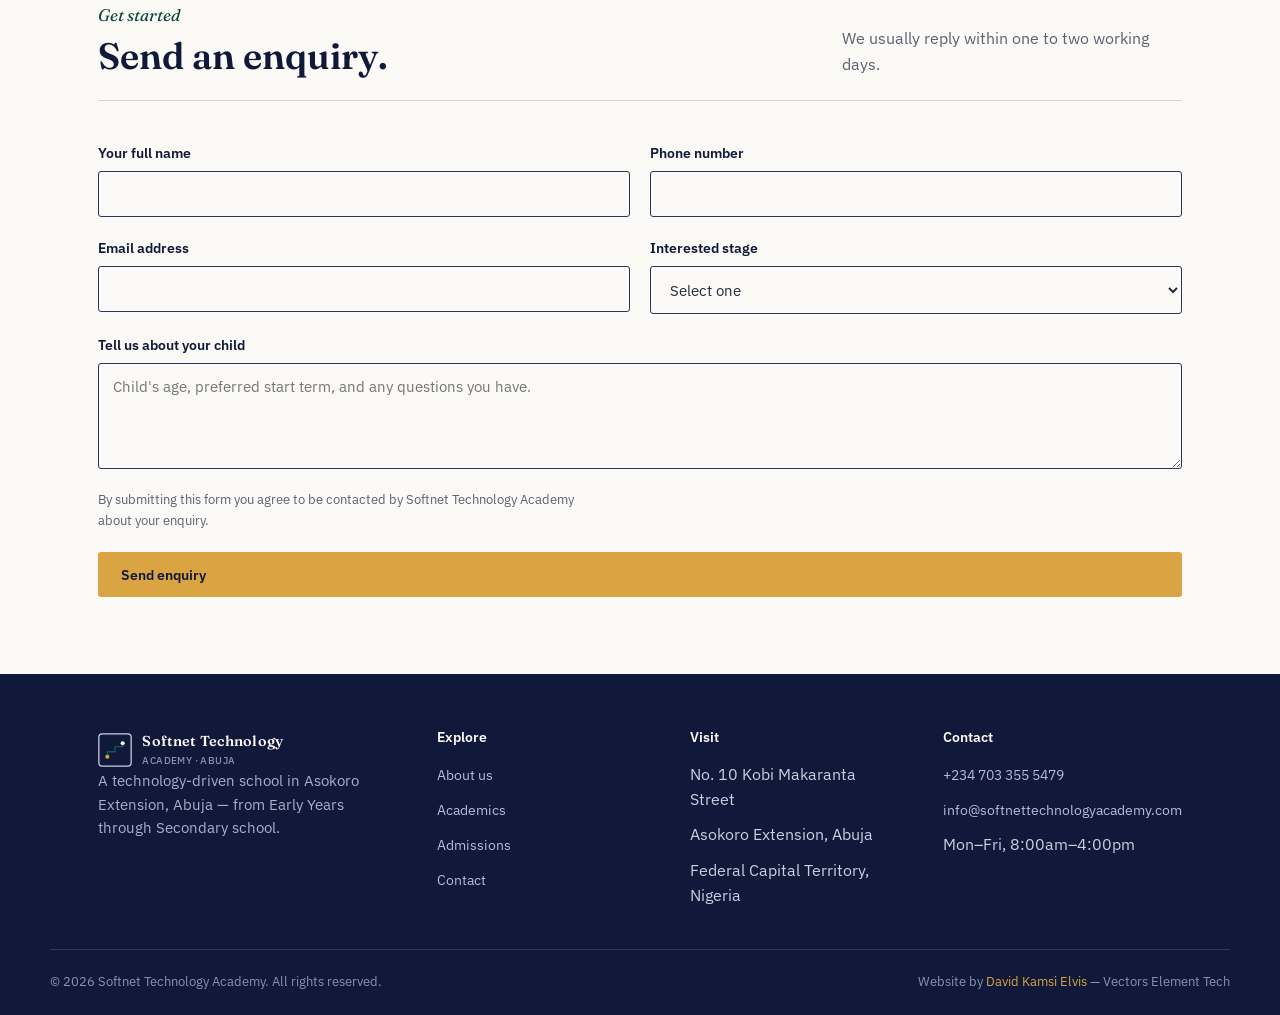
<file: admissions.html>
<!doctype html>
<html lang="en">
<head>
<meta charset="UTF-8">
<meta name="viewport" content="width=device-width, initial-scale=1.0">
<title>Admissions — Softnet Technology Academy, Abuja</title>
<meta name="description" content="How to apply to Softnet Technology Academy in Asokoro Extension, Abuja: admissions steps, entry requirements and how to book a campus visit.">
<link rel="canonical" href="https://www.softnettechnologyacademy.com/admissions.html">
<meta name="robots" content="index, follow">
<link rel="icon" href="data:,">
<link rel="preconnect" href="https://fonts.googleapis.com">
<link rel="preconnect" href="https://fonts.gstatic.com" crossorigin>
<link href="https://fonts.googleapis.com/css2?family=Fraunces:ital,opsz,wght@0,9..144,500;0,9..144,600;1,9..144,500&family=IBM+Plex+Sans:wght@400;500;600&display=swap" rel="stylesheet">
<link rel="stylesheet" href="assets/css/style.css">
</head>
<body>

<a class="visually-hidden" href="#main">Skip to content</a>

<header class="site-header">
  <div class="wrap">
    <a class="brand" href="index.html" aria-label="Softnet Technology Academy — home">
      <svg class="brand-mark" viewBox="0 0 40 40" fill="none" xmlns="http://www.w3.org/2000/svg" aria-hidden="true">
        <rect x="1" y="1" width="38" height="38" rx="4" stroke="#10193A" stroke-width="1.5"/>
        <path d="M11 28V22L20 22V16H29V12" stroke="#0F5C56" stroke-width="1.6" stroke-linecap="round" stroke-linejoin="round"/>
        <circle cx="11" cy="28" r="2.4" fill="#D9A441"/>
        <circle cx="29" cy="12" r="2.4" fill="#10193A"/>
      </svg>
      <span>Softnet Technology<br><small>ACADEMY · ABUJA</small></span>
    </a>
    <button class="nav-toggle" aria-expanded="false" aria-controls="site-nav" aria-label="Toggle menu">
      <span></span><span></span><span></span>
    </button>
    <nav class="site-nav" id="site-nav">
      <ul>
        <li><a href="index.html">Home</a></li>
        <li><a href="about.html">About</a></li>
        <li><a href="academics.html">Academics</a></li>
        <li><a href="admissions.html" aria-current="page">Admissions</a></li>
        <li><a href="contact.html">Contact</a></li>
      </ul>
      <a class="btn btn-primary" href="#apply">Book a visit</a>
    </nav>
  </div>
</header>

<main id="main">

  <section class="page-hero">
    <div class="wrap">
      <p class="crumb"><a href="index.html">Home</a> / Admissions</p>
      <h1>Joining Softnet Technology Academy.</h1>
      <p>We keep the process simple and personal — a conversation and a campus visit, not just a form.</p>
    </div>
  </section>

  <section>
    <div class="wrap">
      <div class="section-head">
        <div>
          <span class="section-kicker">The process</span>
          <h2>Four steps from enquiry to enrolment.</h2>
        </div>
      </div>
      <div class="steps">
        <div class="step">
          <span class="value-num">1</span>
          <h3>Enquiry</h3>
          <p>Send the form below or call the school office with your child's age and the term you're hoping to join.</p>
        </div>
        <div class="step">
          <span class="value-num">2</span>
          <h3>Campus visit</h3>
          <p>Tour the classrooms and labs, meet a member of staff, and see a typical school day in session.</p>
        </div>
        <div class="step">
          <span class="value-num">3</span>
          <h3>Assessment</h3>
          <p>A short, age-appropriate placement assessment in literacy and numeracy, used to place your child correctly — not to gatekeep.</p>
        </div>
        <div class="step">
          <span class="value-num">4</span>
          <h3>Enrolment</h3>
          <p>Complete registration, receive your welcome pack and uniform list, and confirm your child's start date.</p>
        </div>
      </div>
    </div>
  </section>

  <section class="alt-bg">
    <div class="wrap">
      <div class="section-head">
        <div>
          <span class="section-kicker">Good to know</span>
          <h2>Entry requirements &amp; documents.</h2>
        </div>
      </div>
      <div class="split">
        <div>
          <p><strong>For Early Years and Primary:</strong> a completed application form, the child's birth certificate, immunisation record, and two passport photographs.</p>
          <p><strong>For Secondary entry (JSS1 and above):</strong> the above documents plus the most recent school report and, where applicable, a transfer letter from the previous school.</p>
        </div>
        <div>
          <p><strong>Mid-term transfers</strong> are considered on a case-by-case basis, subject to space in the relevant class and a placement assessment.</p>
          <p><strong>Fees</strong> are payable per term and cover tuition, learning materials for the technology strand, and continuous assessment. A detailed fee schedule is shared directly with families at enquiry stage — please contact the school office for current figures.</p>
        </div>
      </div>
    </div>
  </section>

  <section id="apply">
    <div class="wrap">
      <div class="section-head">
        <div>
          <span class="section-kicker">Get started</span>
          <h2>Send an enquiry.</h2>
        </div>
        <p>We usually reply within one to two working days.</p>
      </div>

      <form data-academy-form action="https://formspree.io/f/your-form-id" method="POST">
        <div class="form-grid">
          <div class="form-field half">
            <label for="parent-name">Your full name</label>
            <input id="parent-name" name="parent_name" type="text" required autocomplete="name">
          </div>
          <div class="form-field half">
            <label for="phone">Phone number</label>
            <input id="phone" name="phone" type="tel" required autocomplete="tel">
          </div>
          <div class="form-field half">
            <label for="email">Email address</label>
            <input id="email" name="email" type="email" required autocomplete="email">
          </div>
          <div class="form-field half">
            <label for="stage">Interested stage</label>
            <select id="stage" name="stage" required>
              <option value="">Select one</option>
              <option>Early Years</option>
              <option>Primary</option>
              <option>Junior Secondary (JSS)</option>
              <option>Senior Secondary (SSS)</option>
            </select>
          </div>
          <div class="form-field">
            <label for="message">Tell us about your child</label>
            <textarea id="message" name="message" rows="4" placeholder="Child's age, preferred start term, and any questions you have."></textarea>
          </div>
          <p class="form-note">By submitting this form you agree to be contacted by Softnet Technology Academy about your enquiry.</p>
          <div class="form-status"></div>
          <div class="form-field">
            <button class="btn btn-gold" type="submit">Send enquiry</button>
          </div>
        </div>
      </form>
    </div>
  </section>

</main>

<footer class="site-footer">
  <div class="wrap footer-grid">
    <div class="footer-brand">
      <a class="brand" href="index.html" style="color:#FBFAF6;">
        <svg class="brand-mark" viewBox="0 0 40 40" fill="none" xmlns="http://www.w3.org/2000/svg" aria-hidden="true">
          <rect x="1" y="1" width="38" height="38" rx="4" stroke="#C9CEE0" stroke-width="1.5"/>
          <path d="M11 28V22L20 22V16H29V12" stroke="#0F5C56" stroke-width="1.6" stroke-linecap="round" stroke-linejoin="round"/>
          <circle cx="11" cy="28" r="2.4" fill="#D9A441"/>
          <circle cx="29" cy="12" r="2.4" fill="#FBFAF6"/>
        </svg>
        <span>Softnet Technology<br><small style="color:#8B92AC;">ACADEMY · ABUJA</small></span>
      </a>
      <p>A technology-driven school in Asokoro Extension, Abuja — from Early Years through Secondary school.</p>
    </div>
    <div>
      <h4>Explore</h4>
      <ul>
        <li><a href="about.html">About us</a></li>
        <li><a href="academics.html">Academics</a></li>
        <li><a href="admissions.html">Admissions</a></li>
        <li><a href="contact.html">Contact</a></li>
      </ul>
    </div>
    <div>
      <h4>Visit</h4>
      <ul>
        <li>No. 10 Kobi Makaranta Street</li>
        <li>Asokoro Extension, Abuja</li>
        <li>Federal Capital Territory, Nigeria</li>
      </ul>
    </div>
    <div>
      <h4>Contact</h4>
      <ul>
        <li><a href="tel:+2347033555479">+234 703 355 5479</a></li>
        <li><a href="mailto:info@softnettechnologyacademy.com">info@softnettechnologyacademy.com</a></li>
        <li>Mon–Fri, 8:00am–4:00pm</li>
      </ul>
    </div>
  </div>
  <div class="wrap footer-bottom">
    <span>© <span data-year>2026</span> Softnet Technology Academy. All rights reserved.</span>
    <span>Website by <a href="#" rel="noopener">David Kamsi Elvis</a> — Vectors Element Tech</span>
  </div>
</footer>

<script src="assets/js/script.js"></script>
</body>
</html>
</file>
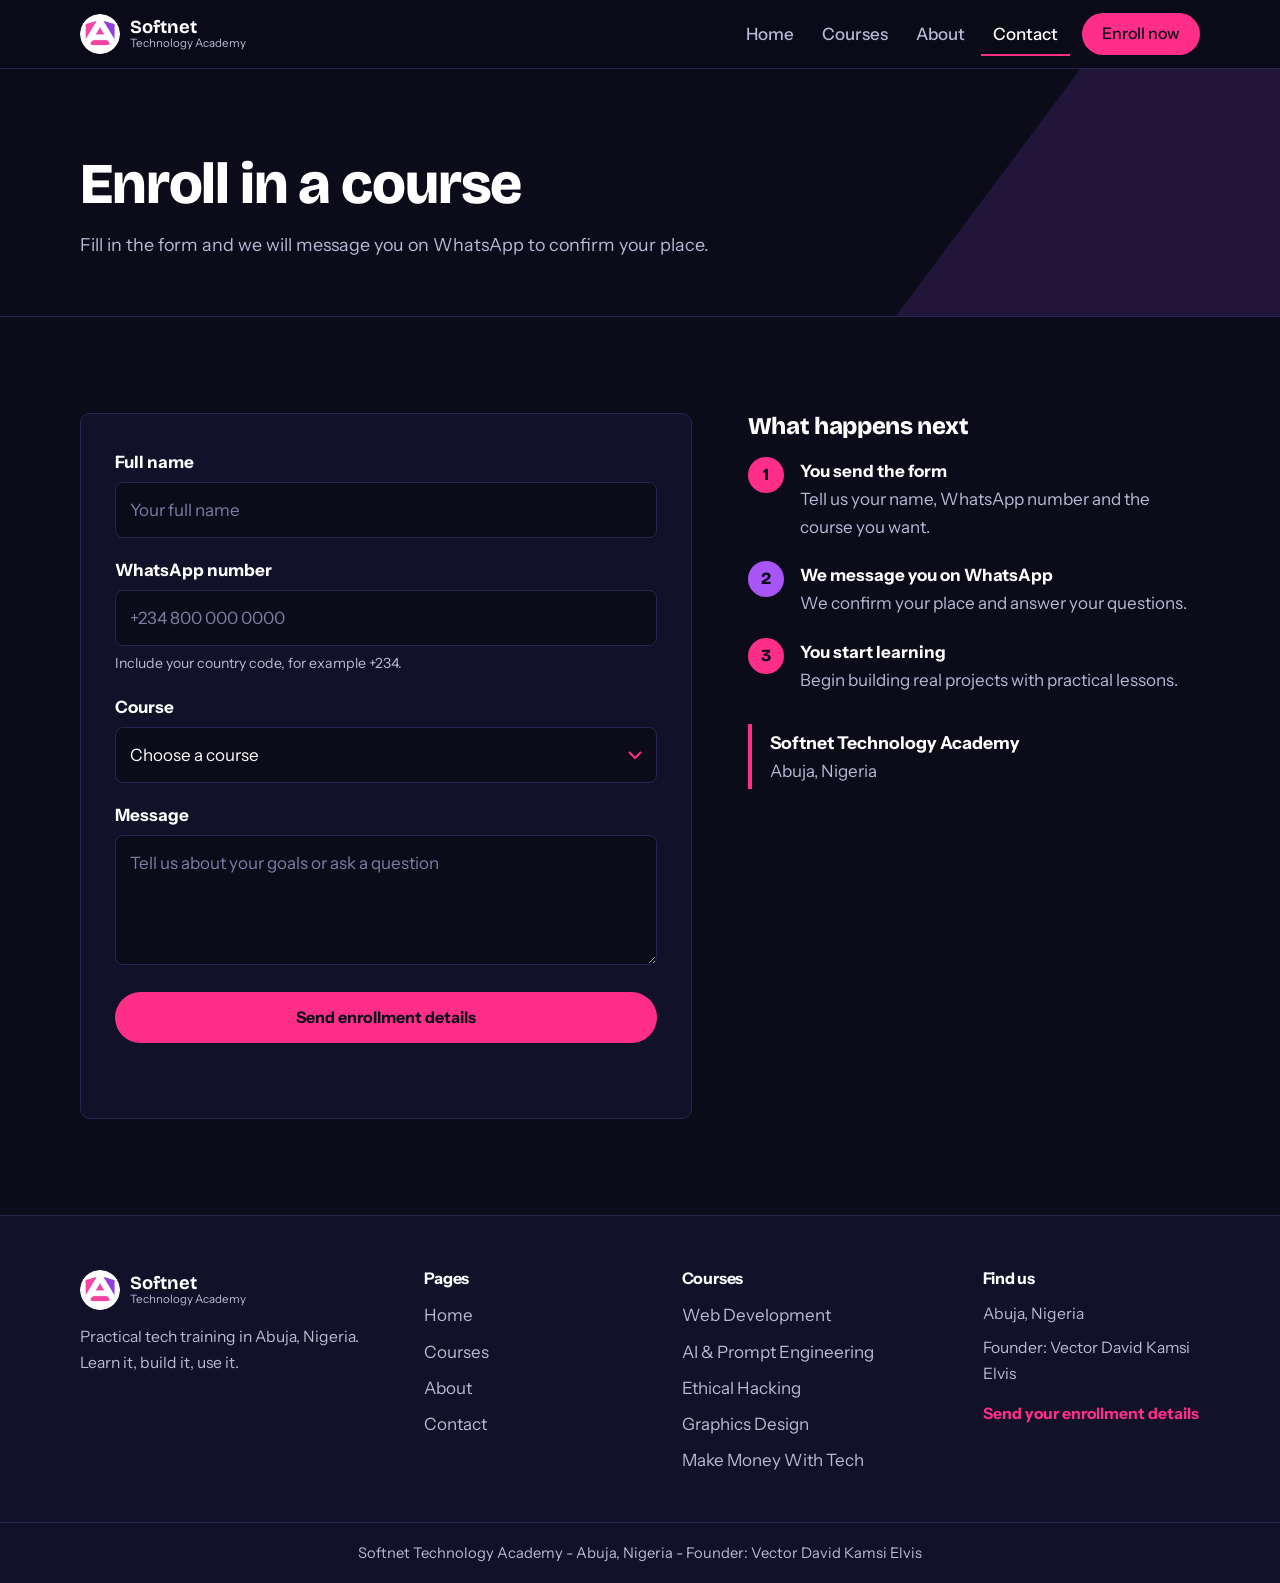
<file: contact.html>
<!DOCTYPE html>
<html lang="en">
<head>
<meta charset="UTF-8">
<meta name="viewport" content="width=device-width, initial-scale=1">
<title>Enroll | Softnet Technology Academy</title>
<meta name="description" content="Enroll at Softnet Technology Academy in Abuja, Nigeria. Send your name, WhatsApp number and the course you want, and we will message you to confirm your place.">
<meta name="keywords" content="enroll tech course Abuja, join Softnet Technology Academy, contact tech academy Abuja, register web development course Nigeria">
<meta name="author" content="Vector David Kamsi Elvis">
<meta name="theme-color" content="#0b0b1a">
<meta name="google-site-verification" content="MwQ1hpRbO0LSqHjCaqxayibc6W6-r-oxV6-lSGNBybg" />
<link rel="canonical" href="https://anulikamadueagles-design.github.io/softnet-technology-academy/contact.html">
<link rel="icon" type="image/png" href="favicon.png">
<link rel="apple-touch-icon" href="apple-touch-icon.png">
<meta property="og:type" content="website">
<meta property="og:site_name" content="Softnet Technology Academy">
<meta property="og:title" content="Enroll | Softnet Technology Academy">
<meta property="og:description" content="Enroll at Softnet Technology Academy in Abuja, Nigeria. Send your name, WhatsApp number and the course you want, and we will message you to confirm your place.">
<meta property="og:url" content="https://anulikamadueagles-design.github.io/softnet-technology-academy/contact.html">
<meta property="og:image" content="https://anulikamadueagles-design.github.io/softnet-technology-academy/og-image.png">
<meta name="twitter:card" content="summary_large_image">
<link rel="preconnect" href="https://fonts.googleapis.com">
<link rel="preconnect" href="https://fonts.gstatic.com" crossorigin>
<link href="https://fonts.googleapis.com/css2?family=Bricolage+Grotesque:opsz,wght@12..96,600;12..96,800&family=IBM+Plex+Mono:wght@400;500&family=Instrument+Sans:wght@400;500;700&display=swap" rel="stylesheet">
<link rel="stylesheet" href="style.css">
<script>document.documentElement.className+=" js"</script>
</head>
<body>
<a class="skip" href="#main">Skip to content</a>
<header class="site-header">
<div class="container bar">
<a class="brand" href="index.html" aria-label="Softnet Technology Academy home"><img src="logo.png" width="40" height="40" alt=""><span><b>Softnet</b><small>Technology Academy</small></span></a>
<button class="nav-toggle" type="button" aria-label="Open menu" aria-expanded="false" aria-controls="site-nav"><svg viewBox="0 0 24 24" fill="none" stroke="currentColor" stroke-width="1.8" stroke-linecap="round" stroke-linejoin="round" aria-hidden="true"><line x1="3" y1="7" x2="21" y2="7"/><line x1="3" y1="12" x2="21" y2="12"/><line x1="3" y1="17" x2="21" y2="17"/></svg></button>
<nav class="nav" id="site-nav" aria-label="Main">
<ul>
<li><a href="index.html">Home</a></li>
<li><a href="courses.html">Courses</a></li>
<li><a href="about.html">About</a></li>
<li><a href="contact.html" aria-current="page">Contact</a></li>
<li><a class="btn btn-pink" href="contact.html">Enroll now</a></li>
</ul>
</nav>
</div>
</header>
<main id="main">
<section class="page-hero">
<div class="container">
<h1>Enroll in a course</h1>
<p>Fill in the form and we will message you on WhatsApp to confirm your place.</p>
</div>
</section>
<section class="section">
<div class="container contact-grid">
<form class="form" id="enroll-form" action="https://formspree.io/f/YOUR_FORM_ID" method="POST">
<input type="hidden" name="_subject" value="New enrollment - Softnet Technology Academy">
<div class="hp" aria-hidden="true"><label>Leave this empty<input type="text" name="_gotcha" tabindex="-1" autocomplete="off"></label></div>
<div class="field"><label for="name">Full name</label><input type="text" id="name" name="name" placeholder="Your full name" autocomplete="name" required></div>
<div class="field"><label for="whatsapp">WhatsApp number</label><input type="tel" id="whatsapp" name="whatsapp" placeholder="+234 800 000 0000" autocomplete="tel" required><span class="hint">Include your country code, for example +234.</span></div>
<div class="field"><label for="course">Course</label>
<select id="course" name="course" required>
<option value="">Choose a course</option>
<option value="Web Development (8 weeks)" data-key="web">Web Development (8 weeks)</option>
<option value="AI &amp; Prompt Engineering (4 weeks)" data-key="ai">AI &amp; Prompt Engineering (4 weeks)</option>
<option value="Ethical Hacking (6 weeks)" data-key="hacking">Ethical Hacking (6 weeks)</option>
<option value="Graphics Design (4 weeks)" data-key="design">Graphics Design (4 weeks)</option>
<option value="Make Money With Tech (2 weeks)" data-key="money">Make Money With Tech (2 weeks)</option>
</select></div>
<div class="field"><label for="message">Message</label><textarea id="message" name="message" placeholder="Tell us about your goals or ask a question"></textarea></div>
<button class="btn btn-pink" type="submit">Send enrollment details</button>
<p class="form-status" id="form-status" role="status" aria-live="polite"></p>
</form>
<aside class="aside">
<h2>What happens next</h2>
<ol class="steps">
<li><b>You send the form</b>Tell us your name, WhatsApp number and the course you want.</li>
<li><b>We message you on WhatsApp</b>We confirm your place and answer your questions.</li>
<li><b>You start learning</b>Begin building real projects with practical lessons.</li>
</ol>
<div class="where"><b>Softnet Technology Academy</b><span>Abuja, Nigeria</span></div>
</aside>
</div>
</section>
</main>
<footer class="site-footer">
<div class="container foot-grid">
<div>
<a class="brand" href="index.html"><img src="logo.png" width="40" height="40" alt=""><span><b>Softnet</b><small>Technology Academy</small></span></a>
<p>Practical tech training in Abuja, Nigeria. Learn it, build it, use it.</p>
</div>
<div><h3>Pages</h3><ul>
<li><a href="index.html">Home</a></li>
<li><a href="courses.html">Courses</a></li>
<li><a href="about.html">About</a></li>
<li><a href="contact.html">Contact</a></li>
</ul></div>
<div><h3>Courses</h3><ul>
<li><a href="courses.html#web">Web Development</a></li>
<li><a href="courses.html#ai">AI &amp; Prompt Engineering</a></li>
<li><a href="courses.html#hacking">Ethical Hacking</a></li>
<li><a href="courses.html#design">Graphics Design</a></li>
<li><a href="courses.html#money">Make Money With Tech</a></li>
</ul></div>
<div><h3>Find us</h3>
<p>Abuja, Nigeria</p>
<p style="margin-top:8px">Founder: Vector David Kamsi Elvis</p>
<p style="margin-top:14px"><a class="textlink" href="contact.html">Send your enrollment details</a></p>
</div>
</div>
<div class="foot-bar"><div class="container">Softnet Technology Academy - Abuja, Nigeria - Founder: Vector David Kamsi Elvis</div></div>
</footer>
<script src="script.js" defer></script>
</body>
</html>
</file>
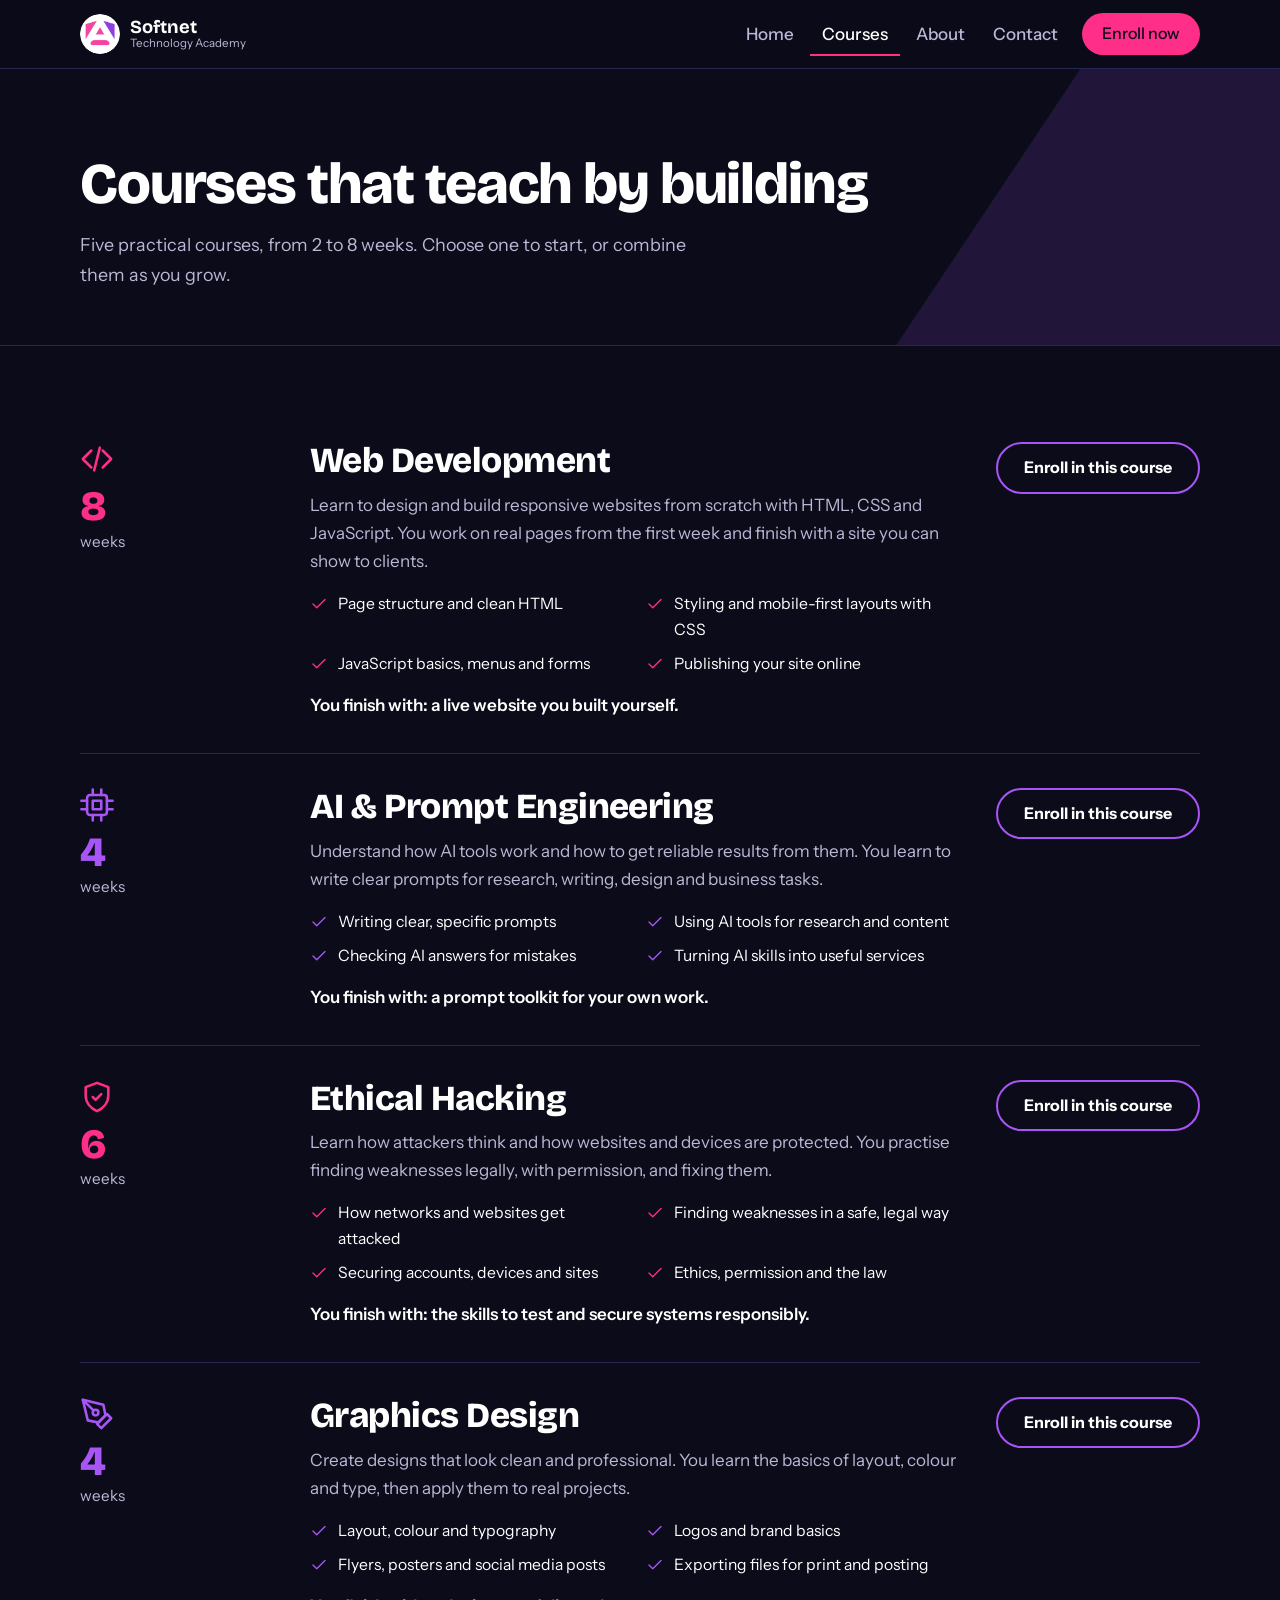
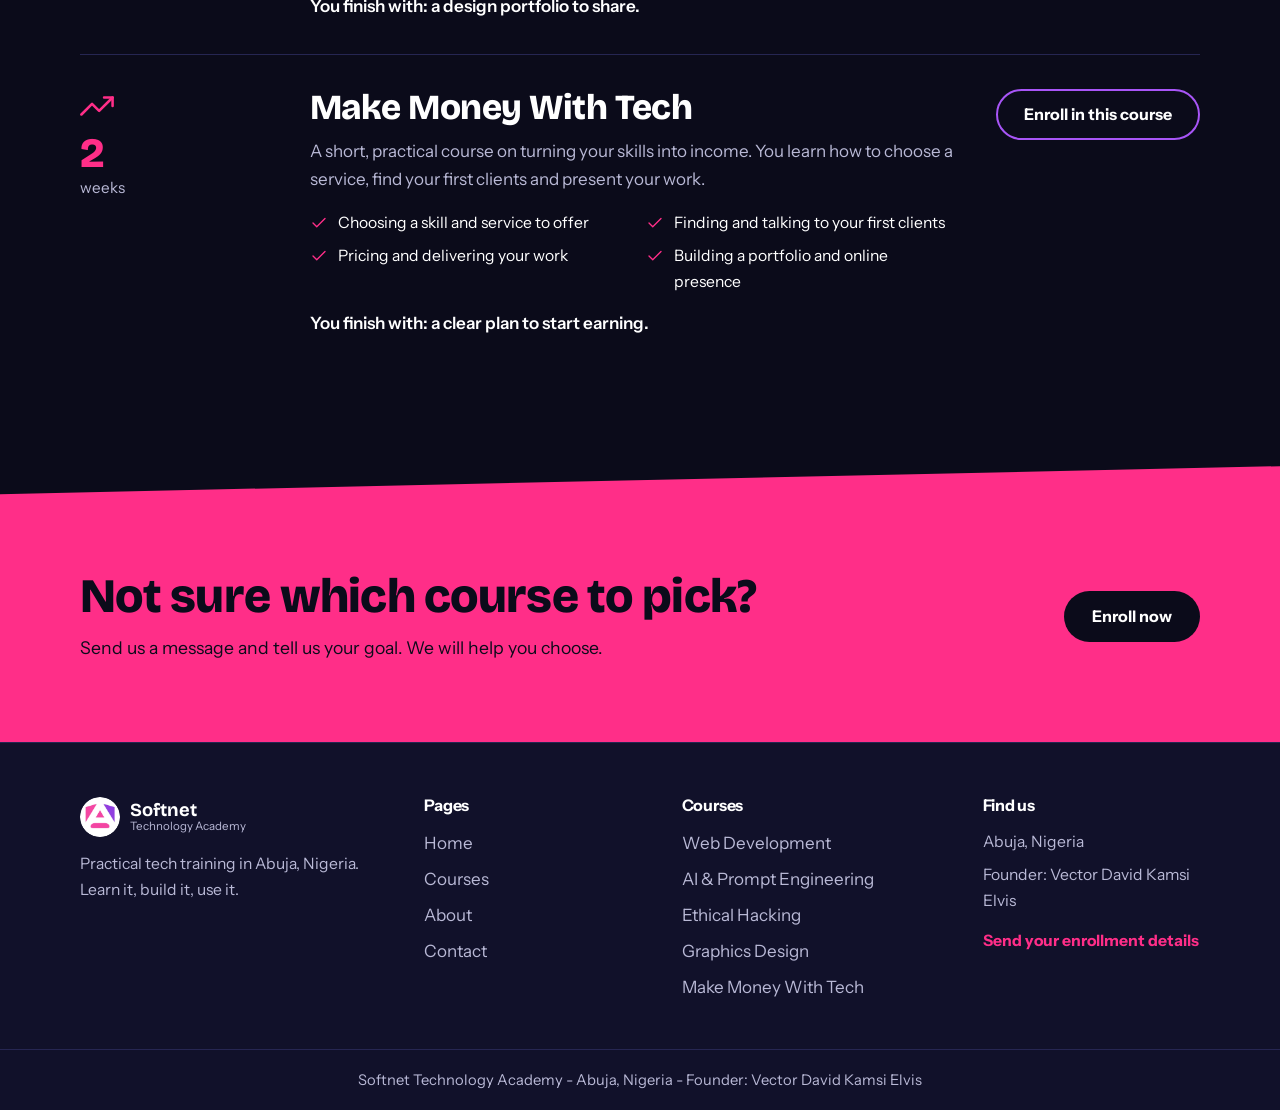
<file: courses.html>
<!DOCTYPE html>
<html lang="en">
<head>
<meta charset="UTF-8">
<meta name="viewport" content="width=device-width, initial-scale=1">
<title>Courses | Softnet Technology Academy</title>
<meta name="description" content="Explore the courses at Softnet Technology Academy in Abuja: Web Development, AI and Prompt Engineering, Ethical Hacking, Graphics Design and Make Money With Tech.">
<meta name="keywords" content="tech courses Abuja, web development course Abuja, ethical hacking course Nigeria, graphics design course, prompt engineering course, make money with tech, Softnet Technology Academy courses">
<meta name="author" content="Vector David Kamsi Elvis">
<meta name="theme-color" content="#0b0b1a">
<meta name="google-site-verification" content="MwQ1hpRbO0LSqHjCaqxayibc6W6-r-oxV6-lSGNBybg" />
<link rel="canonical" href="https://anulikamadueagles-design.github.io/softnet-technology-academy/courses.html">
<link rel="icon" type="image/png" href="favicon.png">
<link rel="apple-touch-icon" href="apple-touch-icon.png">
<meta property="og:type" content="website">
<meta property="og:site_name" content="Softnet Technology Academy">
<meta property="og:title" content="Courses | Softnet Technology Academy">
<meta property="og:description" content="Explore the courses at Softnet Technology Academy in Abuja: Web Development, AI and Prompt Engineering, Ethical Hacking, Graphics Design and Make Money With Tech.">
<meta property="og:url" content="https://anulikamadueagles-design.github.io/softnet-technology-academy/courses.html">
<meta property="og:image" content="https://anulikamadueagles-design.github.io/softnet-technology-academy/og-image.png">
<meta name="twitter:card" content="summary_large_image">
<link rel="preconnect" href="https://fonts.googleapis.com">
<link rel="preconnect" href="https://fonts.gstatic.com" crossorigin>
<link href="https://fonts.googleapis.com/css2?family=Bricolage+Grotesque:opsz,wght@12..96,600;12..96,800&family=IBM+Plex+Mono:wght@400;500&family=Instrument+Sans:wght@400;500;700&display=swap" rel="stylesheet">
<link rel="stylesheet" href="style.css">
<script>document.documentElement.className+=" js"</script>
</head>
<body>
<a class="skip" href="#main">Skip to content</a>
<header class="site-header">
<div class="container bar">
<a class="brand" href="index.html" aria-label="Softnet Technology Academy home"><img src="logo.png" width="40" height="40" alt=""><span><b>Softnet</b><small>Technology Academy</small></span></a>
<button class="nav-toggle" type="button" aria-label="Open menu" aria-expanded="false" aria-controls="site-nav"><svg viewBox="0 0 24 24" fill="none" stroke="currentColor" stroke-width="1.8" stroke-linecap="round" stroke-linejoin="round" aria-hidden="true"><line x1="3" y1="7" x2="21" y2="7"/><line x1="3" y1="12" x2="21" y2="12"/><line x1="3" y1="17" x2="21" y2="17"/></svg></button>
<nav class="nav" id="site-nav" aria-label="Main">
<ul>
<li><a href="index.html">Home</a></li>
<li><a href="courses.html" aria-current="page">Courses</a></li>
<li><a href="about.html">About</a></li>
<li><a href="contact.html">Contact</a></li>
<li><a class="btn btn-pink" href="contact.html">Enroll now</a></li>
</ul>
</nav>
</div>
</header>
<main id="main">
<section class="page-hero">
<div class="container">
<h1>Courses that teach by building</h1>
<p>Five practical courses, from 2 to 8 weeks. Choose one to start, or combine them as you grow.</p>
</div>
</section>
<section class="section">
<div class="container">
<article class="course c-pink" id="web">
<div class="dur"><svg viewBox="0 0 24 24" fill="none" stroke="currentColor" stroke-width="1.8" stroke-linecap="round" stroke-linejoin="round" aria-hidden="true"><polyline points="16 18 22 12 16 6"/><polyline points="8 6 2 12 8 18"/><line x1="14" y1="4" x2="10" y2="20"/></svg><div><strong>8</strong><small>weeks</small></div></div>
<div>
<h2>Web Development</h2>
<p>Learn to design and build responsive websites from scratch with HTML, CSS and JavaScript. You work on real pages from the first week and finish with a site you can show to clients.</p>
<ul class="learn">
<li><svg viewBox="0 0 24 24" fill="none" stroke="currentColor" stroke-width="1.8" stroke-linecap="round" stroke-linejoin="round" aria-hidden="true"><polyline points="20 6 9 17 4 12"/></svg><span>Page structure and clean HTML</span></li>
<li><svg viewBox="0 0 24 24" fill="none" stroke="currentColor" stroke-width="1.8" stroke-linecap="round" stroke-linejoin="round" aria-hidden="true"><polyline points="20 6 9 17 4 12"/></svg><span>Styling and mobile-first layouts with CSS</span></li>
<li><svg viewBox="0 0 24 24" fill="none" stroke="currentColor" stroke-width="1.8" stroke-linecap="round" stroke-linejoin="round" aria-hidden="true"><polyline points="20 6 9 17 4 12"/></svg><span>JavaScript basics, menus and forms</span></li>
<li><svg viewBox="0 0 24 24" fill="none" stroke="currentColor" stroke-width="1.8" stroke-linecap="round" stroke-linejoin="round" aria-hidden="true"><polyline points="20 6 9 17 4 12"/></svg><span>Publishing your site online</span></li>
</ul>
<p class="outcome">You finish with: a live website you built yourself.</p>
</div>
<div><a class="btn btn-line" href="contact.html?course=web">Enroll in this course</a></div>
</article>
<article class="course c-purple" id="ai">
<div class="dur"><svg viewBox="0 0 24 24" fill="none" stroke="currentColor" stroke-width="1.8" stroke-linecap="round" stroke-linejoin="round" aria-hidden="true"><rect x="5" y="5" width="14" height="14" rx="2"/><rect x="9" y="9" width="6" height="6"/><path d="M9 1v4M15 1v4M9 19v4M15 19v4M1 9h4M1 15h4M19 9h4M19 15h4"/></svg><div><strong>4</strong><small>weeks</small></div></div>
<div>
<h2>AI &amp; Prompt Engineering</h2>
<p>Understand how AI tools work and how to get reliable results from them. You learn to write clear prompts for research, writing, design and business tasks.</p>
<ul class="learn">
<li><svg viewBox="0 0 24 24" fill="none" stroke="currentColor" stroke-width="1.8" stroke-linecap="round" stroke-linejoin="round" aria-hidden="true"><polyline points="20 6 9 17 4 12"/></svg><span>Writing clear, specific prompts</span></li>
<li><svg viewBox="0 0 24 24" fill="none" stroke="currentColor" stroke-width="1.8" stroke-linecap="round" stroke-linejoin="round" aria-hidden="true"><polyline points="20 6 9 17 4 12"/></svg><span>Using AI tools for research and content</span></li>
<li><svg viewBox="0 0 24 24" fill="none" stroke="currentColor" stroke-width="1.8" stroke-linecap="round" stroke-linejoin="round" aria-hidden="true"><polyline points="20 6 9 17 4 12"/></svg><span>Checking AI answers for mistakes</span></li>
<li><svg viewBox="0 0 24 24" fill="none" stroke="currentColor" stroke-width="1.8" stroke-linecap="round" stroke-linejoin="round" aria-hidden="true"><polyline points="20 6 9 17 4 12"/></svg><span>Turning AI skills into useful services</span></li>
</ul>
<p class="outcome">You finish with: a prompt toolkit for your own work.</p>
</div>
<div><a class="btn btn-line" href="contact.html?course=ai">Enroll in this course</a></div>
</article>
<article class="course c-pink" id="hacking">
<div class="dur"><svg viewBox="0 0 24 24" fill="none" stroke="currentColor" stroke-width="1.8" stroke-linecap="round" stroke-linejoin="round" aria-hidden="true"><path d="M12 2l8 3v6c0 5-3.5 9-8 11-4.5-2-8-6-8-11V5l8-3z"/><path d="M9 12l2 2 4-4"/></svg><div><strong>6</strong><small>weeks</small></div></div>
<div>
<h2>Ethical Hacking</h2>
<p>Learn how attackers think and how websites and devices are protected. You practise finding weaknesses legally, with permission, and fixing them.</p>
<ul class="learn">
<li><svg viewBox="0 0 24 24" fill="none" stroke="currentColor" stroke-width="1.8" stroke-linecap="round" stroke-linejoin="round" aria-hidden="true"><polyline points="20 6 9 17 4 12"/></svg><span>How networks and websites get attacked</span></li>
<li><svg viewBox="0 0 24 24" fill="none" stroke="currentColor" stroke-width="1.8" stroke-linecap="round" stroke-linejoin="round" aria-hidden="true"><polyline points="20 6 9 17 4 12"/></svg><span>Finding weaknesses in a safe, legal way</span></li>
<li><svg viewBox="0 0 24 24" fill="none" stroke="currentColor" stroke-width="1.8" stroke-linecap="round" stroke-linejoin="round" aria-hidden="true"><polyline points="20 6 9 17 4 12"/></svg><span>Securing accounts, devices and sites</span></li>
<li><svg viewBox="0 0 24 24" fill="none" stroke="currentColor" stroke-width="1.8" stroke-linecap="round" stroke-linejoin="round" aria-hidden="true"><polyline points="20 6 9 17 4 12"/></svg><span>Ethics, permission and the law</span></li>
</ul>
<p class="outcome">You finish with: the skills to test and secure systems responsibly.</p>
</div>
<div><a class="btn btn-line" href="contact.html?course=hacking">Enroll in this course</a></div>
</article>
<article class="course c-purple" id="design">
<div class="dur"><svg viewBox="0 0 24 24" fill="none" stroke="currentColor" stroke-width="1.8" stroke-linecap="round" stroke-linejoin="round" aria-hidden="true"><path d="M12 19l7-7 3 3-7 7-3-3z"/><path d="M18 13l-1.5-7.5L2 2l3.5 14.5L13 18l5-5z"/><path d="M2 2l7.5 7.5"/><circle cx="11" cy="11" r="2"/></svg><div><strong>4</strong><small>weeks</small></div></div>
<div>
<h2>Graphics Design</h2>
<p>Create designs that look clean and professional. You learn the basics of layout, colour and type, then apply them to real projects.</p>
<ul class="learn">
<li><svg viewBox="0 0 24 24" fill="none" stroke="currentColor" stroke-width="1.8" stroke-linecap="round" stroke-linejoin="round" aria-hidden="true"><polyline points="20 6 9 17 4 12"/></svg><span>Layout, colour and typography</span></li>
<li><svg viewBox="0 0 24 24" fill="none" stroke="currentColor" stroke-width="1.8" stroke-linecap="round" stroke-linejoin="round" aria-hidden="true"><polyline points="20 6 9 17 4 12"/></svg><span>Logos and brand basics</span></li>
<li><svg viewBox="0 0 24 24" fill="none" stroke="currentColor" stroke-width="1.8" stroke-linecap="round" stroke-linejoin="round" aria-hidden="true"><polyline points="20 6 9 17 4 12"/></svg><span>Flyers, posters and social media posts</span></li>
<li><svg viewBox="0 0 24 24" fill="none" stroke="currentColor" stroke-width="1.8" stroke-linecap="round" stroke-linejoin="round" aria-hidden="true"><polyline points="20 6 9 17 4 12"/></svg><span>Exporting files for print and posting</span></li>
</ul>
<p class="outcome">You finish with: a design portfolio to share.</p>
</div>
<div><a class="btn btn-line" href="contact.html?course=design">Enroll in this course</a></div>
</article>
<article class="course c-pink" id="money">
<div class="dur"><svg viewBox="0 0 24 24" fill="none" stroke="currentColor" stroke-width="1.8" stroke-linecap="round" stroke-linejoin="round" aria-hidden="true"><polyline points="23 6 13.5 15.5 8.5 10.5 1 18"/><polyline points="17 6 23 6 23 12"/></svg><div><strong>2</strong><small>weeks</small></div></div>
<div>
<h2>Make Money With Tech</h2>
<p>A short, practical course on turning your skills into income. You learn how to choose a service, find your first clients and present your work.</p>
<ul class="learn">
<li><svg viewBox="0 0 24 24" fill="none" stroke="currentColor" stroke-width="1.8" stroke-linecap="round" stroke-linejoin="round" aria-hidden="true"><polyline points="20 6 9 17 4 12"/></svg><span>Choosing a skill and service to offer</span></li>
<li><svg viewBox="0 0 24 24" fill="none" stroke="currentColor" stroke-width="1.8" stroke-linecap="round" stroke-linejoin="round" aria-hidden="true"><polyline points="20 6 9 17 4 12"/></svg><span>Finding and talking to your first clients</span></li>
<li><svg viewBox="0 0 24 24" fill="none" stroke="currentColor" stroke-width="1.8" stroke-linecap="round" stroke-linejoin="round" aria-hidden="true"><polyline points="20 6 9 17 4 12"/></svg><span>Pricing and delivering your work</span></li>
<li><svg viewBox="0 0 24 24" fill="none" stroke="currentColor" stroke-width="1.8" stroke-linecap="round" stroke-linejoin="round" aria-hidden="true"><polyline points="20 6 9 17 4 12"/></svg><span>Building a portfolio and online presence</span></li>
</ul>
<p class="outcome">You finish with: a clear plan to start earning.</p>
</div>
<div><a class="btn btn-line" href="contact.html?course=money">Enroll in this course</a></div>
</article>
</div>
</section>
<section class="cta">
<div class="container">
<div><h2>Not sure which course to pick?</h2><p>Send us a message and tell us your goal. We will help you choose.</p></div>
<a class="btn btn-dark" href="contact.html">Enroll now</a>
</div>
</section>
</main>
<footer class="site-footer">
<div class="container foot-grid">
<div>
<a class="brand" href="index.html"><img src="logo.png" width="40" height="40" alt=""><span><b>Softnet</b><small>Technology Academy</small></span></a>
<p>Practical tech training in Abuja, Nigeria. Learn it, build it, use it.</p>
</div>
<div><h3>Pages</h3><ul>
<li><a href="index.html">Home</a></li>
<li><a href="courses.html">Courses</a></li>
<li><a href="about.html">About</a></li>
<li><a href="contact.html">Contact</a></li>
</ul></div>
<div><h3>Courses</h3><ul>
<li><a href="courses.html#web">Web Development</a></li>
<li><a href="courses.html#ai">AI &amp; Prompt Engineering</a></li>
<li><a href="courses.html#hacking">Ethical Hacking</a></li>
<li><a href="courses.html#design">Graphics Design</a></li>
<li><a href="courses.html#money">Make Money With Tech</a></li>
</ul></div>
<div><h3>Find us</h3>
<p>Abuja, Nigeria</p>
<p style="margin-top:8px">Founder: Vector David Kamsi Elvis</p>
<p style="margin-top:14px"><a class="textlink" href="contact.html">Send your enrollment details</a></p>
</div>
</div>
<div class="foot-bar"><div class="container">Softnet Technology Academy - Abuja, Nigeria - Founder: Vector David Kamsi Elvis</div></div>
</footer>
<script src="script.js" defer></script>
</body>
</html>
</file>
<file: style.css>
:root{--bg:#0b0b1a;--bg-2:#11112a;--bg-3:#181838;--line:#262652;--pink:#ff2e88;--purple:#a855f7;--text:#fff;--muted:#b9b9d6;
--head:"Bricolage Grotesque","Trebuchet MS",system-ui,sans-serif;
--body:"Instrument Sans",system-ui,-apple-system,"Segoe UI",Roboto,Arial,sans-serif;
--mono:"IBM Plex Mono",ui-monospace,Menlo,Consolas,monospace}
*,*::before,*::after{box-sizing:border-box}
html{scroll-behavior:smooth;-webkit-text-size-adjust:100%}
body{margin:0;background:var(--bg);color:var(--text);font-family:var(--body);font-size:1.0625rem;line-height:1.65}
img,svg{display:block;max-width:100%}
a{color:inherit;text-decoration:none}
h1,h2,h3{font-family:var(--head);line-height:1.1;margin:0;font-weight:800;letter-spacing:-.015em}
p{margin:0}
ul,ol{margin:0;padding:0;list-style:none}
.container{width:min(1120px,calc(100% - 40px));margin-inline:auto}
.skip{position:absolute;left:-999px;top:8px;background:var(--pink);color:var(--bg);padding:8px 14px;border-radius:6px;z-index:100;font-weight:700}
.skip:focus{left:8px}
:focus-visible{outline:3px solid var(--purple);outline-offset:3px;border-radius:4px}

/* header */
.site-header{position:sticky;top:0;z-index:50;background:rgba(11,11,26,.94);backdrop-filter:blur(10px);-webkit-backdrop-filter:blur(10px);border-bottom:1px solid var(--line)}
.bar{display:flex;align-items:center;justify-content:space-between;height:68px;gap:16px}
.brand{display:flex;align-items:center;gap:10px}
.brand img{width:40px;height:40px;border-radius:50%}
.brand b{display:block;font-family:var(--head);font-size:1.15rem;line-height:1.1}
.brand small{display:block;font-size:.72rem;color:var(--muted);line-height:1.2}
.nav ul{display:flex;gap:4px;align-items:center}
.nav a{display:block;padding:8px 12px;border-radius:6px;color:var(--muted);font-weight:500;transition:color .2s}
.nav a:hover{color:#fff}
.nav a[aria-current="page"]{color:#fff;box-shadow:inset 0 -2px 0 var(--pink);border-radius:0}
.nav .btn-pink{color:var(--bg);padding:9px 18px;margin-left:8px;border-radius:999px;box-shadow:none}
.nav .btn-pink:hover{color:var(--bg)}
.nav-toggle{display:none;background:none;border:1px solid var(--line);color:#fff;width:44px;height:44px;border-radius:8px;cursor:pointer;align-items:center;justify-content:center}
.nav-toggle svg{width:22px;height:22px}
@media(max-width:859px){
.nav-toggle{display:inline-flex}
.nav ul{flex-wrap:wrap}
.js .nav{display:none;position:absolute;top:68px;left:0;right:0;background:var(--bg-2);border-bottom:1px solid var(--line);padding:12px 20px 22px}
.js .nav.open{display:block}
.js .nav ul{flex-direction:column;align-items:stretch;gap:2px}
.js .nav a{padding:13px 8px;font-size:1.05rem}
.js .nav a[aria-current="page"]{box-shadow:none;color:var(--pink)}
.js .nav .btn-pink{margin:10px 0 0;text-align:center;padding:14px 18px}
}

/* buttons */
.btn{display:inline-flex;align-items:center;justify-content:center;gap:8px;padding:14px 26px;border-radius:999px;font-weight:700;font-family:var(--body);border:2px solid transparent;cursor:pointer;font-size:1rem;line-height:1.2;transition:transform .15s,background .2s,color .2s,border-color .2s}
.btn:active{transform:translateY(1px)}
.btn-pink{background:var(--pink);color:var(--bg)}
.btn-pink:hover{background:#ff5fa3}
.btn-line{border-color:var(--purple);color:#fff;background:transparent}
.btn-line:hover{background:var(--purple);color:var(--bg)}
.btn-dark{background:var(--bg);color:#fff}
.btn-dark:hover{background:#000}
.btn-row{display:flex;flex-wrap:wrap;gap:12px}

/* sections */
.section{padding:clamp(56px,8vw,96px) 0}
.section-alt{background:var(--bg-2)}
.sec-head{max-width:660px;margin-bottom:38px}
.sec-head h2{font-size:clamp(1.8rem,4.2vw,2.7rem)}
.sec-head p{color:var(--muted);margin-top:14px;font-size:1.08rem}

/* hero */
.hero{position:relative;overflow:hidden;padding:clamp(40px,7vw,88px) 0 clamp(56px,9vw,104px)}
.hero::before,.hero::after{content:"";position:absolute;pointer-events:none}
.hero::before{left:-10%;top:-6%;width:52%;height:72%;background:var(--pink);opacity:.10;-webkit-mask-image:linear-gradient(#000 40%,transparent);mask-image:linear-gradient(#000 40%,transparent);clip-path:polygon(0 22%,100% 0,46% 100%,0 100%)}
.hero::after{right:-8%;top:0;width:44%;height:84%;background:var(--purple);opacity:.15;-webkit-mask-image:linear-gradient(#000 40%,transparent);mask-image:linear-gradient(#000 40%,transparent);clip-path:polygon(0 0,100% 22%,100% 100%,58% 100%)}
.hero .container{position:relative;z-index:1}
.hero-grid{display:grid;gap:44px;align-items:center}
@media(min-width:920px){.hero-grid{grid-template-columns:1.08fr .92fr;gap:56px}}
.mark{display:flex;align-items:center;gap:14px;margin-bottom:26px}
.mark img{width:76px;height:76px;border-radius:50%;box-shadow:0 0 0 3px var(--bg),0 0 0 5px var(--purple)}
.mark span{font-weight:700;line-height:1.3}
.mark small{display:block;color:var(--muted);font-weight:400;font-size:.95rem}
.hero h1{font-size:clamp(2.35rem,7vw,4.3rem);line-height:1.02;letter-spacing:-.025em;margin-bottom:22px}
.hero h1 span{display:block}
.lede{color:var(--muted);font-size:clamp(1.05rem,2.2vw,1.22rem);max-width:34em;margin-bottom:28px}
.ticks{display:flex;flex-wrap:wrap;gap:10px 22px;margin-top:28px;color:var(--muted);font-size:.98rem}
.ticks li{display:flex;align-items:center;gap:8px}
.ticks svg{width:18px;height:18px;color:var(--pink);flex-shrink:0}

/* terminal */
.term{background:#0d0d22;border:1px solid var(--line);border-radius:10px;overflow:hidden;box-shadow:0 28px 70px rgba(0,0,0,.5)}
.term-bar{display:flex;align-items:center;gap:7px;padding:12px 16px;border-bottom:1px solid var(--line);background:#12122c}
.term-bar i{width:11px;height:11px;border-radius:50%;background:var(--line)}
.term-bar i:nth-child(1){background:var(--pink)}
.term-bar i:nth-child(2){background:var(--purple)}
.term-bar span{margin-left:8px;font-family:var(--mono);font-size:.74rem;color:var(--muted)}
.term-body{padding:20px 18px 24px;font-family:var(--mono);font-size:.78rem;line-height:1.95;min-height:300px;color:#e6e6ff}
@media(min-width:460px){.term-body{font-size:.86rem}}
.tl{display:block;overflow:hidden;white-space:pre;width:calc(var(--n)*1ch)}
.tl .p{color:var(--pink)}
.tl .d{color:var(--muted)}
.tl .w{color:var(--purple)}
.tl .ok{color:#5ee6a8}
.cursor{display:inline-block;width:.6em;height:1.05em;background:var(--pink);vertical-align:text-bottom}
@media(prefers-reduced-motion:no-preference){
.tl{animation:type calc(var(--n)*.016s) steps(var(--n),end) var(--d) both}
.cursor{animation:blink 1s steps(1) infinite 4s}
@keyframes type{from{width:0}to{width:calc(var(--n)*1ch)}}
@keyframes blink{50%{opacity:0}}
}

/* course tiles */
.bento{display:grid;gap:14px}
@media(min-width:780px){.bento{grid-template-columns:repeat(3,1fr)}
.tile-big{grid-column:span 2;grid-row:span 2}
.tile-wide{grid-column:span 3}}
.tile{background:var(--bg-2);border:1px solid var(--line);border-left:4px solid var(--purple);border-radius:6px;padding:26px;display:flex;flex-direction:column;gap:10px;transition:border-color .2s,background .2s}
.tile:hover{background:var(--bg-3);border-color:var(--pink)}
.tile.pink{border-left-color:var(--pink)}
.tile .ico{width:30px;height:30px;color:var(--pink)}
.tile.purple .ico{color:var(--purple)}
.tile h3{font-size:1.35rem}
.tile-big h3{font-size:clamp(1.8rem,3.6vw,2.5rem)}
.tile p{color:var(--muted)}
.tile-big p{font-size:1.1rem;max-width:30em}
.chip{align-self:flex-start;border:1px solid var(--line);border-radius:999px;padding:3px 12px;font-size:.85rem;color:#fff;background:var(--bg)}
.tile-big ul{margin-top:8px;display:grid;gap:8px;color:var(--muted)}
.tile-big li{display:flex;gap:10px;align-items:flex-start}
.tile-big li svg{width:18px;height:18px;color:var(--pink);margin-top:5px;flex-shrink:0}
.tile-wide .tw-text{display:flex;flex-direction:column;gap:10px}
@media(min-width:780px){.tile-wide{flex-direction:row;align-items:center;gap:22px}.tile-wide .tw-text{flex:1}}
.more{margin-top:28px;display:flex;flex-wrap:wrap;gap:14px;align-items:center;color:var(--muted)}

/* principles */
.three{display:grid;gap:30px}
@media(min-width:780px){.three{grid-template-columns:repeat(3,1fr);gap:36px}}
.three>div{border-top:3px solid var(--pink);padding-top:18px}
.three>div:nth-child(2){border-color:var(--purple)}
.three h3{font-size:1.5rem;margin-bottom:8px}
.three p{color:var(--muted)}

/* founder */
.founder{display:grid;gap:32px;align-items:center}
@media(min-width:800px){.founder{grid-template-columns:260px 1fr;gap:56px}}
.badge{position:relative;width:min(240px,70%);aspect-ratio:1;display:flex;align-items:center;justify-content:center;font-family:var(--head);font-weight:800;font-size:6rem;color:var(--bg)}
.badge::before{content:"";position:absolute;inset:0;background:var(--pink);clip-path:polygon(0 12%,62% 0,100% 100%,0 100%)}
.badge::after{content:"";position:absolute;inset:0;background:var(--purple);clip-path:polygon(62% 0,100% 12%,100% 100%)}
.badge b{position:relative;z-index:1;margin-top:10px}
.founder h2{font-size:clamp(1.8rem,4vw,2.6rem);margin-bottom:6px}
.founder .role{color:var(--pink);font-weight:700;margin-bottom:16px}
.founder p+p{margin-top:12px}
.founder p{color:var(--muted)}
.skills{display:flex;flex-wrap:wrap;gap:10px;margin:22px 0}
.skills span{border:1px solid var(--purple);border-radius:999px;padding:5px 14px;font-size:.92rem}
.textlink{color:var(--pink);font-weight:700;border-bottom:2px solid transparent;transition:border-color .2s}
.textlink:hover{border-color:var(--pink)}

/* faq */
.faq{max-width:780px}
.faq details{border-top:1px solid var(--line)}
.faq details:last-child{border-bottom:1px solid var(--line)}
.faq summary{list-style:none;cursor:pointer;padding:20px 40px 20px 0;font-weight:700;font-size:1.1rem;position:relative}
.faq summary::-webkit-details-marker{display:none}
.faq summary::after{content:"";position:absolute;right:6px;top:50%;width:10px;height:10px;border-right:2px solid var(--pink);border-bottom:2px solid var(--pink);transform:translateY(-70%) rotate(45deg);transition:transform .25s}
.faq details[open] summary::after{transform:translateY(-30%) rotate(-135deg)}
.faq details p{color:var(--muted);padding:0 0 22px;max-width:40em}

/* call to action */
.cta{background:var(--pink);color:var(--bg);clip-path:polygon(0 28px,100% 0,100% 100%,0 100%);padding:clamp(64px,9vw,104px) 0 clamp(52px,7vw,80px);margin-top:-1px}
.cta .container{display:grid;gap:22px}
@media(min-width:800px){.cta .container{grid-template-columns:1fr auto;align-items:center;gap:40px}}
.cta h2{font-size:clamp(1.9rem,4.4vw,3rem);margin-bottom:10px}
.cta p{font-size:1.1rem;max-width:34em}

/* sub page hero */
.page-hero{position:relative;overflow:hidden;padding:clamp(44px,7vw,84px) 0 clamp(36px,5vw,56px);border-bottom:1px solid var(--line)}
.page-hero::after{content:"";position:absolute;right:-6%;top:0;width:36%;height:100%;background:var(--purple);opacity:.14;clip-path:polygon(40% 0,100% 0,100% 100%,0 100%);pointer-events:none}
.page-hero .container{position:relative;z-index:1}
.page-hero h1{font-size:clamp(2.1rem,5.6vw,3.6rem);letter-spacing:-.02em;margin-bottom:14px;max-width:16em}
.page-hero p{color:var(--muted);max-width:36em;font-size:1.12rem}

/* course rows */
.course{display:grid;gap:18px;padding:34px 0;border-top:1px solid var(--line);scroll-margin-top:84px}
.course:first-child{border-top:0;padding-top:0}
@media(min-width:860px){.course{grid-template-columns:190px 1fr auto;gap:40px;align-items:start}}
.dur{display:flex;align-items:center;gap:14px}
@media(min-width:860px){.dur{flex-direction:column;align-items:flex-start;gap:10px}}
.dur svg{width:34px;height:34px}
.dur strong{font-family:var(--head);font-size:2.6rem;line-height:1;font-weight:800}
.dur small{display:block;color:var(--muted);font-size:.95rem}
.c-pink .dur{color:var(--pink)}
.c-purple .dur{color:var(--purple)}
.course h2{font-size:clamp(1.6rem,3.4vw,2.2rem);margin-bottom:10px}
.course p{color:var(--muted);max-width:38em}
.learn{margin-top:16px;display:grid;gap:8px}
@media(min-width:620px){.learn{grid-template-columns:1fr 1fr;gap:8px 26px}}
.learn li{display:flex;gap:10px;align-items:flex-start;font-size:.98rem}
.learn li svg{width:18px;height:18px;margin-top:4px;flex-shrink:0}
.c-pink .learn svg{color:var(--pink)}
.c-purple .learn svg{color:var(--purple)}
.outcome{margin-top:14px;font-weight:600;color:#fff!important}

/* about */
.story{display:grid;gap:26px}
@media(min-width:860px){.story{grid-template-columns:1fr 1fr;gap:56px}}
.story h2{font-size:clamp(1.8rem,4vw,2.6rem)}
.story p{color:var(--muted)}
.story p+p{margin-top:14px}

/* contact */
.contact-grid{display:grid;gap:36px}
@media(min-width:900px){.contact-grid{grid-template-columns:1.15fr .85fr;gap:56px;align-items:start}}
.form{background:var(--bg-2);border:1px solid var(--line);border-radius:10px;padding:clamp(20px,4vw,34px)}
.field{margin-bottom:18px}
label{display:block;font-weight:700;margin-bottom:6px}
.hint{display:block;color:var(--muted);font-size:.88rem;margin-top:6px}
input,select,textarea{width:100%;padding:13px 14px;border-radius:8px;border:1px solid var(--line);background:var(--bg);color:#fff;font:inherit}
input::placeholder,textarea::placeholder{color:#7d7da3}
input:focus,select:focus,textarea:focus{outline:none;border-color:var(--pink);box-shadow:0 0 0 3px rgba(255,46,136,.25)}
textarea{min-height:130px;resize:vertical}
select{appearance:none;-webkit-appearance:none;background-image:url("data:image/svg+xml,%3Csvg xmlns='http://www.w3.org/2000/svg' width='14' height='9' viewBox='0 0 14 9' fill='none' stroke='%23ff2e88' stroke-width='2'%3E%3Cpath d='M1 1l6 6 6-6'/%3E%3C/svg%3E");background-repeat:no-repeat;background-position:right 14px center;padding-right:40px}
.hp{position:absolute;left:-9999px;height:0;overflow:hidden}
.form .btn{width:100%}
.form-status{margin-top:14px;font-weight:600;min-height:1.6em}
.form-status.ok{color:#5ee6a8}
.form-status.err{color:#ff9aa8}
.aside h2{font-size:1.5rem;margin-bottom:18px}
.steps{counter-reset:s;display:grid;gap:20px}
.steps li{position:relative;padding-left:52px;color:var(--muted)}
.steps li::before{counter-increment:s;content:counter(s);position:absolute;left:0;top:0;width:36px;height:36px;border-radius:50%;background:var(--purple);color:var(--bg);font-family:var(--head);font-weight:800;display:flex;align-items:center;justify-content:center}
.steps li:nth-child(odd)::before{background:var(--pink)}
.steps b{display:block;color:#fff}
.where{margin-top:30px;border-left:4px solid var(--pink);padding:4px 0 4px 18px}
.where b{display:block;font-size:1.1rem}
.where span{color:var(--muted)}

/* footer */
.site-footer{background:var(--bg-2);border-top:1px solid var(--line)}
.foot-grid{display:grid;gap:34px;padding:54px 0 40px}
@media(min-width:760px){.foot-grid{grid-template-columns:1.4fr 1fr 1.2fr 1fr;gap:40px}}
.foot-grid h3{font-size:1rem;margin-bottom:14px;font-family:var(--body);font-weight:700}
.foot-grid li{margin-bottom:8px}
.foot-grid a{color:var(--muted);transition:color .2s}
.foot-grid a:hover{color:var(--pink)}
.foot-grid p{color:var(--muted);font-size:.98rem}
.foot-grid .brand{margin-bottom:14px;color:#fff}
.foot-grid a.textlink{color:var(--pink)}
.foot-bar{border-top:1px solid var(--line);padding:18px 0;text-align:center;color:var(--muted);font-size:.92rem}

/* 404 */
.nf{min-height:60vh;display:flex;align-items:center;padding:60px 0}
.nf h1{font-size:clamp(4rem,16vw,9rem);line-height:.9;color:var(--pink)}
.nf h2{font-size:clamp(1.6rem,4vw,2.4rem);margin:12px 0 14px}
.nf p{color:var(--muted);margin-bottom:24px;max-width:30em}

@media(prefers-reduced-motion:reduce){html{scroll-behavior:auto}*{transition:none!important}}
</file>
<file: assets/css/style.css>
/* =========================================================
   Softnet Technology Academy — Stylesheet
   Design system: Ink Navy + Signal Gold + Deep Teal
   Type: Fraunces (display serif) + IBM Plex Sans (body/UI)
   ========================================================= */

:root{
  --ink:        #10193A;
  --ink-soft:   #1A2550;
  --paper:      #FBFAF6;
  --paper-dim:  #F1EFE6;
  --teal:       #0F5C56;
  --teal-deep:  #0A423D;
  --gold:       #D9A441;
  --gold-deep:  #B9832C;
  --slate:      #232B3E;
  --slate-soft: #5B6172;
  --line:       #DAD6C8;
  --line-dark:  #2C3560;

  --serif: "Fraunces", "Iowan Old Style", Georgia, serif;
  --sans:  "IBM Plex Sans", -apple-system, "Segoe UI", sans-serif;

  --max: 1180px;
  --gutter: clamp(1.25rem, 4vw, 3rem);
  --radius: 3px;
}

*, *::before, *::after{ box-sizing: border-box; }
html{ scroll-behavior: smooth; }

body{
  margin: 0;
  background: var(--paper);
  color: var(--slate);
  font-family: var(--sans);
  font-size: 16px;
  line-height: 1.6;
  -webkit-font-smoothing: antialiased;
}

img, svg{ display:block; max-width:100%; }

a{ color: inherit; text-decoration: none; }

h1, h2, h3, h4{
  font-family: var(--serif);
  font-weight: 600;
  line-height: 1.15;
  margin: 0;
  color: var(--ink);
}

p{ margin: 0 0 1rem; max-width: 62ch; }

.wrap{
  max-width: var(--max);
  margin: 0 auto;
  padding-left: var(--gutter);
  padding-right: var(--gutter);
}

.visually-hidden{
  position:absolute; width:1px; height:1px; overflow:hidden;
  clip:rect(0 0 0 0); white-space:nowrap;
}

/* Focus visibility */
a:focus-visible, button:focus-visible, input:focus-visible, textarea:focus-visible{
  outline: 2px solid var(--gold-deep);
  outline-offset: 3px;
}

@media (prefers-reduced-motion: reduce){
  *{ animation-duration: 0.001ms !important; transition-duration: 0.001ms !important; scroll-behavior: auto !important; }
}

/* ---------------- Header ---------------- */
.site-header{
  position: sticky; top: 0; z-index: 50;
  background: var(--paper);
  border-bottom: 1px solid var(--line);
}
.site-header .wrap{
  display:flex; align-items:center; justify-content:space-between;
  padding-top: 1.1rem; padding-bottom: 1.1rem;
}
.brand{
  display:flex; align-items:center; gap:.65rem;
  font-family: var(--serif); font-weight: 600;
  font-size: 1.05rem; color: var(--ink); letter-spacing: .01em;
}
.brand-mark{ width: 34px; height: 34px; flex-shrink:0; }
.brand small{
  display:block; font-family: var(--sans); font-weight: 500;
  font-size: .62rem; color: var(--slate-soft); letter-spacing:.04em;
}

.nav-toggle{
  display:none; background:none; border:none; cursor:pointer;
  width:40px; height:40px; padding:0; position:relative;
}
.nav-toggle span{
  position:absolute; left:8px; right:8px; height:2px; background:var(--ink);
  transition: transform .25s ease, opacity .25s ease;
}
.nav-toggle span:nth-child(1){ top:14px; }
.nav-toggle span:nth-child(2){ top:20px; }
.nav-toggle span:nth-child(3){ top:26px; }
.nav-toggle[aria-expanded="true"] span:nth-child(1){ transform: translateY(6px) rotate(45deg); }
.nav-toggle[aria-expanded="true"] span:nth-child(2){ opacity:0; }
.nav-toggle[aria-expanded="true"] span:nth-child(3){ transform: translateY(-6px) rotate(-45deg); }

.site-nav{ display:flex; align-items:center; gap: 2.1rem; }
.site-nav ul{ list-style:none; display:flex; gap: 1.9rem; margin:0; padding:0; }
.site-nav a{
  font-size: .93rem; color: var(--slate); position:relative; padding: .2rem 0;
}
.site-nav a[aria-current="page"]{ color: var(--ink); font-weight:600; }
.site-nav a[aria-current="page"]::after{
  content:""; position:absolute; left:0; right:0; bottom:-4px; height:2px; background:var(--gold-deep);
}
.site-nav a:hover{ color: var(--teal-deep); }

.btn{
  display:inline-flex; align-items:center; gap:.5rem;
  font-family: var(--sans); font-weight:600; font-size:.9rem;
  padding: .75rem 1.4rem; border-radius: var(--radius);
  border: 1px solid transparent; cursor:pointer; transition: background .2s ease, color .2s ease, border-color .2s ease;
}
.btn-primary{ background: var(--ink); color: var(--paper); }
.btn-primary:hover{ background: var(--teal-deep); }
.btn-gold{ background: var(--gold); color: var(--ink); }
.btn-gold:hover{ background: var(--gold-deep); }
.btn-outline{ background:transparent; border-color: var(--line-dark); color: var(--paper); }
.btn-outline:hover{ background: rgba(251,250,246,.08); }
.btn-outline-dark{ background:transparent; border-color: var(--ink); color: var(--ink); }
.btn-outline-dark:hover{ background: var(--ink); color: var(--paper); }

/* ---------------- Hero ---------------- */
.hero{
  background: var(--ink);
  color: var(--paper);
  position: relative;
  overflow: hidden;
}
.hero .wrap{
  display:grid; grid-template-columns: 1.15fr .85fr; gap: 3rem;
  align-items:center;
  padding-top: clamp(3rem, 7vw, 5.5rem);
  padding-bottom: clamp(3rem, 7vw, 5.5rem);
}
.hero-eyebrow{
  font-size: .85rem; color: var(--gold);
  margin: 0 0 1.1rem; font-family: var(--sans); font-weight:600;
}
.hero h1{
  color: var(--paper);
  font-size: clamp(2.3rem, 4.6vw, 3.6rem);
  margin-bottom: 1.4rem;
  max-width: 14ch;
}
.hero-lede{
  color: #C9CEE0; font-size: 1.08rem; max-width: 46ch; margin-bottom: 2rem;
}
.hero-actions{ display:flex; gap: .9rem; flex-wrap:wrap; margin-bottom: 2.2rem; }
.hero-address{
  display:flex; gap:.6rem; align-items:flex-start;
  font-size: .88rem; color: #A9AFC6; max-width: 40ch; border-top: 1px solid var(--line-dark); padding-top: 1.1rem;
}
.hero-visual{ position:relative; }

/* ---------------- Stat rule strip ---------------- */
.facts{
  border-bottom: 1px solid var(--line);
  background: var(--paper-dim);
}
.facts .wrap{
  display:flex; flex-wrap:wrap; gap: 2.2rem 3rem;
  padding-top: 1.6rem; padding-bottom: 1.6rem;
}
.fact dt{
  font-family: var(--serif); font-size: 1.7rem; color: var(--ink); font-weight:600;
}
.fact dd{
  margin: .15rem 0 0; font-size: .82rem; color: var(--slate-soft);
}

/* ---------------- Sections generic ---------------- */
section{ padding: clamp(3.2rem, 6vw, 5.5rem) 0; }
.section-head{
  display:flex; justify-content:space-between; align-items:flex-end; gap: 2rem;
  margin-bottom: 2.6rem; border-bottom: 1px solid var(--line); padding-bottom: 1.4rem;
}
.section-head h2{ font-size: clamp(1.7rem, 3vw, 2.3rem); max-width: 16ch; }
.section-kicker{
  font-family: var(--serif); font-style: italic; color: var(--teal-deep);
  font-size: 1.05rem; margin-bottom: .4rem; display:block;
}
.section-head p{ margin:0; color: var(--slate-soft); max-width: 34ch; }

.alt-bg{ background: var(--paper-dim); }
.ink-bg{ background: var(--ink); color: var(--paper); }
.ink-bg h2, .ink-bg h3{ color: var(--paper); }
.ink-bg p{ color: #C9CEE0; }
.ink-bg .section-head{ border-color: var(--line-dark); }
.ink-bg .section-kicker{ color: var(--gold); }

/* ---------------- Prospectus index list (programs) ---------------- */
.index-list{ list-style:none; margin:0; padding:0; }
.index-item{
  display:grid; grid-template-columns: 4.5rem 1fr 1.6fr; gap: 1.8rem;
  padding: 1.9rem 0; border-top: 1px solid var(--line);
  align-items:start;
}
.index-item:last-child{ border-bottom: 1px solid var(--line); }
.index-num{
  font-family: var(--serif); font-style: italic; font-size: 1.3rem; color: var(--gold-deep);
}
.index-name h3{ font-size: 1.25rem; margin-bottom:.4rem; }
.index-name span{ font-size: .82rem; color: var(--slate-soft); }
.index-desc p{ margin:0; color: var(--slate-soft); font-size: .96rem; }

/* ---------------- Values / mission grid (asymmetric, not identical cards) ---------------- */
.values-grid{
  display:grid; grid-template-columns: 1.3fr 1fr 1fr; gap: 0;
  border: 1px solid var(--line);
}
.value-block{
  padding: 2.2rem; border-left: 1px solid var(--line);
}
.value-block:first-child{ border-left:none; background: var(--ink); color: var(--paper); }
.value-block:first-child h3{ color: var(--paper); }
.value-block:first-child p{ color: #C9CEE0; }
.value-block h3{ font-size: 1.15rem; margin-bottom: .7rem; }
.value-block p{ font-size: .92rem; color: var(--slate-soft); margin:0; }
.value-num{ font-family: var(--serif); font-style: italic; color: var(--gold-deep); font-size:1rem; display:block; margin-bottom:.8rem; }
.value-block:first-child .value-num{ color: var(--gold); }

/* ---------------- Facilities alternating rows ---------------- */
.facility-row{
  display:grid; grid-template-columns: 1fr 1fr; gap: 3rem;
  padding: 2.4rem 0; border-top: 1px solid var(--line);
  align-items:center;
}
.facility-row:last-child{ border-bottom: 1px solid var(--line); }
.facility-row:nth-child(even) .facility-text{ order:2; }
.facility-figure{
  aspect-ratio: 4/3; background: var(--paper-dim); border: 1px solid var(--line);
  display:flex; align-items:center; justify-content:center;
}
.facility-text h3{ font-size: 1.3rem; margin-bottom: .6rem; }
.facility-text p{ color: var(--slate-soft); }

/* ---------------- Testimonials ---------------- */
.testimonial-strip{ display:grid; grid-template-columns: repeat(3,1fr); gap: 2.5rem; }
.testimonial blockquote{
  margin:0 0 1.1rem; font-family: var(--serif); font-size: 1.12rem; color: var(--ink);
  font-style: italic; line-height:1.5;
}
.testimonial cite{ font-style:normal; font-size: .85rem; color: var(--slate-soft); }

/* ---------------- CTA banner ---------------- */
.cta-banner{
  background: var(--teal); color: var(--paper);
  padding: clamp(2.6rem, 5vw, 3.6rem) 0;
}
.cta-banner .wrap{
  display:flex; justify-content:space-between; align-items:center; gap: 2rem; flex-wrap:wrap;
}
.cta-banner h2{ color: var(--paper); font-size: clamp(1.5rem, 2.8vw, 2.1rem); max-width: 20ch; }

/* ---------------- Footer ---------------- */
.site-footer{ background: var(--ink); color: #C9CEE0; padding-top: 3.5rem; }
.footer-grid{
  display:grid; grid-template-columns: 1.4fr 1fr 1fr 1fr; gap: 2.5rem;
  padding-bottom: 2.5rem; border-bottom: 1px solid var(--line-dark);
}
.footer-grid h4{ color: var(--paper); font-family: var(--sans); font-size: .85rem; margin-bottom: 1rem; font-weight:600; }
.footer-grid ul{ list-style:none; margin:0; padding:0; display:grid; gap:.6rem; }
.footer-grid a{ font-size: .9rem; color: #B7BCD4; }
.footer-grid a:hover{ color: var(--gold); }
.footer-brand p{ color: #A9AFC6; font-size: .92rem; max-width: 32ch; }
.footer-bottom{
  display:flex; justify-content:space-between; gap:1rem; flex-wrap:wrap;
  padding: 1.4rem 0; font-size: .8rem; color: #8B92AC;
}
.footer-bottom a{ color: var(--gold); }
.footer-bottom a:hover{ text-decoration: underline; }

/* ---------------- Forms ---------------- */
.form-grid{ display:grid; grid-template-columns: 1fr 1fr; gap: 1.3rem; }
.form-field{ display:flex; flex-direction:column; gap:.4rem; grid-column: span 2; }
.form-field.half{ grid-column: span 1; }
.form-field label{ font-size: .85rem; font-weight:600; color: var(--ink); }
.form-field input, .form-field select, .form-field textarea{
  font-family: var(--sans); font-size: .96rem; padding: .75rem .9rem;
  border: 1px solid var(--line-dark); background: var(--paper); color: var(--slate);
  border-radius: var(--radius);
}
.form-note{ font-size: .82rem; color: var(--slate-soft); grid-column: span 2; margin:0; }
.form-status{ grid-column: span 2; font-size: .9rem; padding: .8rem; border-radius: var(--radius); display:none; }
.form-status.show{ display:block; }
.form-status.ok{ background:#E5F1EE; color: var(--teal-deep); }
.form-status.err{ background:#F6E5DE; color:#9C4221; }

/* ---------------- Simple page hero (non-home pages) ---------------- */
.page-hero{ background: var(--ink); color: var(--paper); padding: clamp(2.6rem,5vw,4rem) 0; }
.page-hero h1{ color: var(--paper); font-size: clamp(2rem, 4vw, 2.9rem); max-width: 18ch; }
.page-hero p{ color: #C9CEE0; max-width: 50ch; margin-top: 1rem; }
.crumb{ font-size:.82rem; color: var(--gold); margin-bottom: .9rem; }
.crumb a{ color: var(--gold); }
.crumb a:hover{ text-decoration:underline; }

/* ---------------- Two column content block ---------------- */
.split{ display:grid; grid-template-columns: 1fr 1fr; gap: 3.2rem; align-items:start; }
.split h2{ font-size: clamp(1.6rem, 2.8vw, 2.1rem); margin-bottom: 1.1rem; }
.split p{ color: var(--slate-soft); }

.timeline{ list-style:none; margin:0; padding:0; border-left: 2px solid var(--line); }
.timeline li{ padding: 0 0 1.7rem 1.6rem; position:relative; }
.timeline li::before{
  content:""; position:absolute; left:-6.5px; top:.3rem; width:11px; height:11px;
  border-radius:50%; background: var(--gold-deep); border: 2px solid var(--paper);
}
.timeline strong{ display:block; color: var(--ink); font-family: var(--serif); font-size: 1.05rem; margin-bottom:.2rem; }
.timeline span{ color: var(--slate-soft); font-size: .92rem; }

/* ---------------- Admissions steps ---------------- */
.steps{ display:grid; grid-template-columns: repeat(4,1fr); gap: 0; border-top: 1px solid var(--line); border-bottom: 1px solid var(--line); }
.step{ padding: 1.8rem 1.6rem; border-left: 1px solid var(--line); }
.step:first-child{ border-left:none; }
.step .value-num{ margin-bottom: 1rem; }
.step h3{ font-size: 1.05rem; margin-bottom:.5rem; }
.step p{ font-size: .88rem; color: var(--slate-soft); margin:0; }

/* fee / tuition table */
.table-wrap{ overflow-x:auto; border:1px solid var(--line); }
table{ width:100%; border-collapse: collapse; font-size: .92rem; }
th, td{ text-align:left; padding: .95rem 1.2rem; border-bottom: 1px solid var(--line); }
th{ font-family: var(--sans); font-weight:600; color: var(--ink); background: var(--paper-dim); }
tr:last-child td{ border-bottom:none; }

/* map/contact block */
.contact-grid{ display:grid; grid-template-columns: 1fr 1fr; gap: 3rem; }
.contact-detail{ display:flex; gap: 1rem; padding: 1.3rem 0; border-top: 1px solid var(--line); }
.contact-detail:last-child{ border-bottom: 1px solid var(--line); }
.contact-detail h4{ font-family: var(--sans); font-size: .82rem; font-weight:600; color: var(--ink); margin: 0 0 .3rem; }
.contact-detail p{ margin:0; color: var(--slate-soft); font-size: .93rem; }
.map-frame{ border: 1px solid var(--line); aspect-ratio: 4/3.4; overflow:hidden; }
.map-frame iframe{ width:100%; height:100%; border:0; }

/* ---------------- Responsive ---------------- */
@media (max-width: 920px){
  .site-nav{
    position: fixed; inset: 64px 0 0 0; background: var(--paper);
    flex-direction:column; align-items:flex-start; padding: 1.6rem var(--gutter);
    transform: translateY(-8px); opacity:0; pointer-events:none; transition: opacity .2s ease, transform .2s ease;
    border-top: 1px solid var(--line); overflow-y:auto;
  }
  .site-nav.open{ opacity:1; pointer-events:auto; transform: translateY(0); }
  .site-nav ul{ flex-direction:column; gap: 1.1rem; width:100%; }
  .site-nav .btn{ margin-top: 1.4rem; width:100%; justify-content:center; }
  .nav-toggle{ display:block; }

  .hero .wrap{ grid-template-columns: 1fr; }
  .hero-visual{ order:-1; max-width: 260px; }

  .values-grid{ grid-template-columns: 1fr; }
  .value-block{ border-left:none; border-top:1px solid var(--line); }
  .value-block:first-child{ border-top:none; }

  .facility-row{ grid-template-columns: 1fr; }
  .facility-row:nth-child(even) .facility-text{ order:0; }

  .testimonial-strip{ grid-template-columns: 1fr; gap: 2.2rem; }

  .footer-grid{ grid-template-columns: 1fr 1fr; }

  .split{ grid-template-columns: 1fr; }

  .steps{ grid-template-columns: 1fr 1fr; }
  .step{ border-left:none; border-top: 1px solid var(--line); }
  .step:nth-child(odd){ border-left:none; }

  .contact-grid{ grid-template-columns: 1fr; }

  .index-item{ grid-template-columns: 1fr; gap: .5rem; }
}

@media (max-width: 600px){
  .footer-grid{ grid-template-columns: 1fr; }
  .steps{ grid-template-columns: 1fr; }
  .form-grid{ grid-template-columns: 1fr; }
  .form-field, .form-field.half{ grid-column: span 1; }
}
</file>
